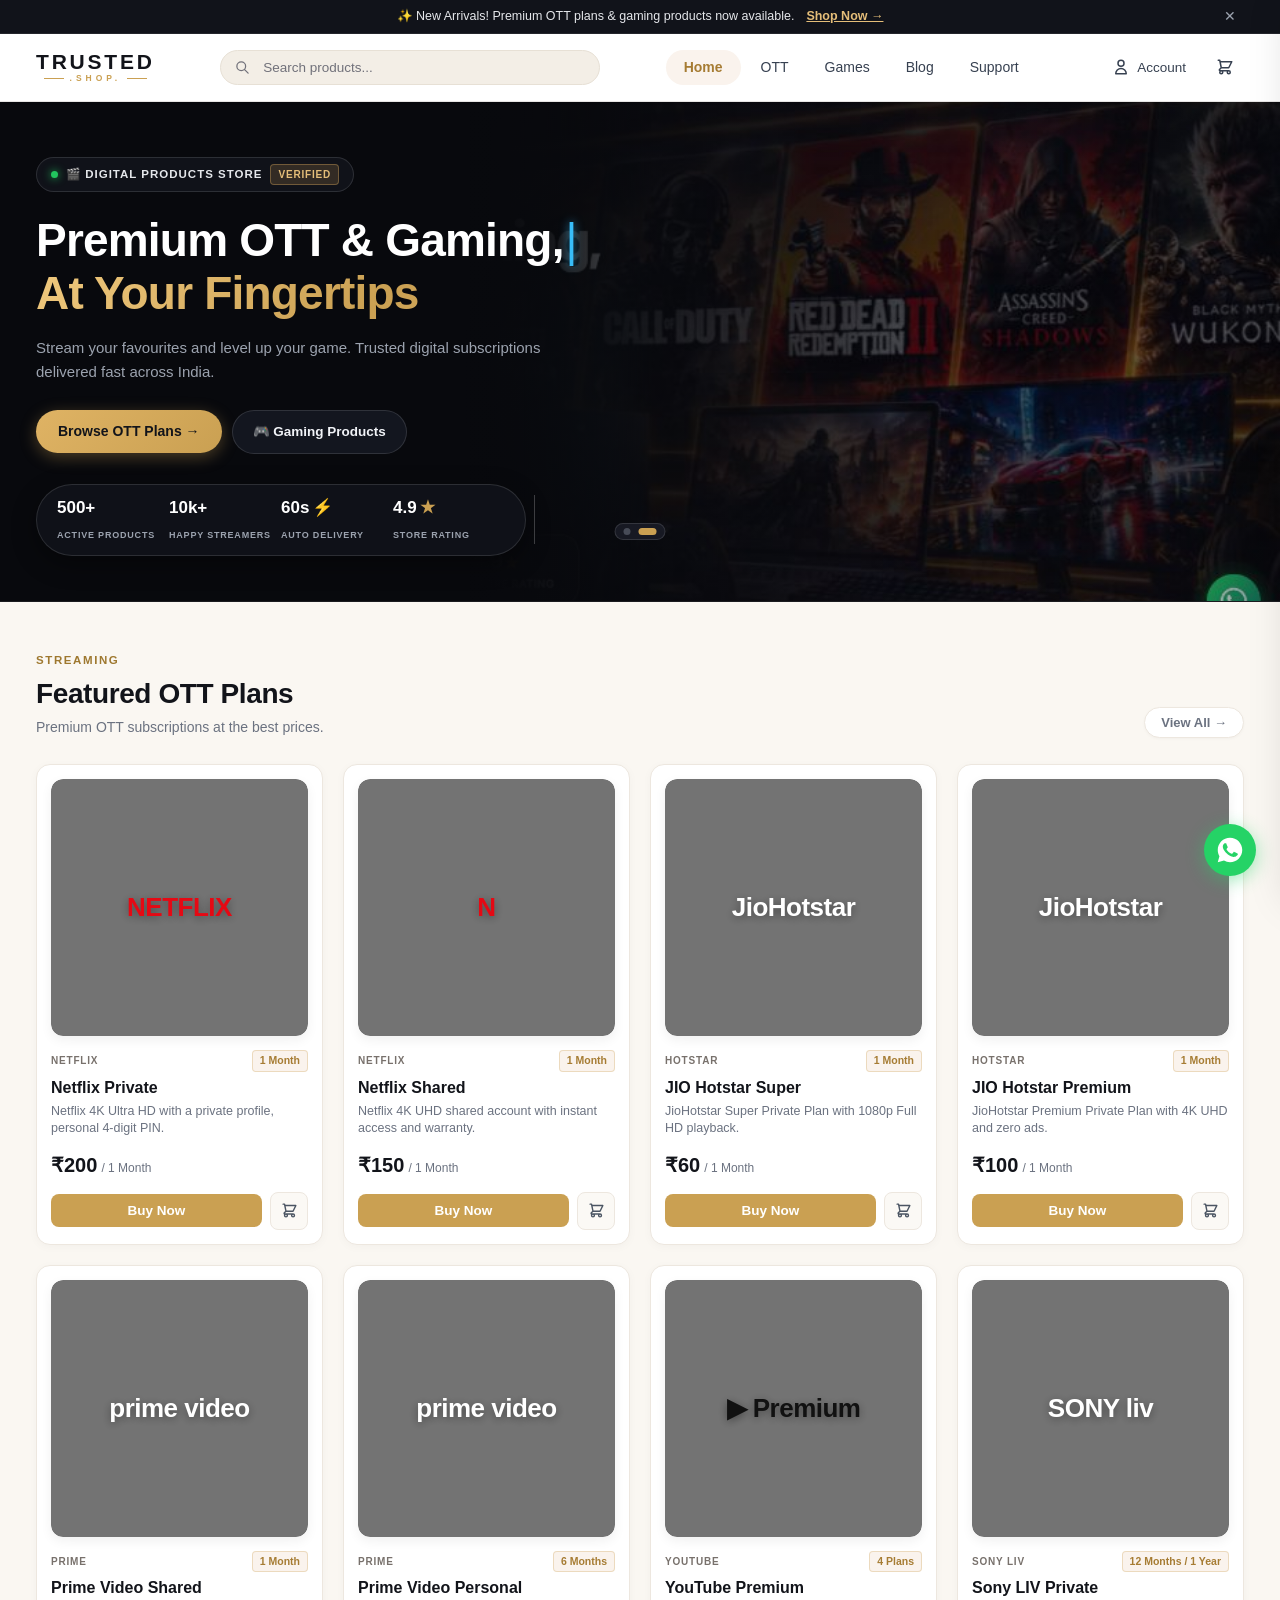
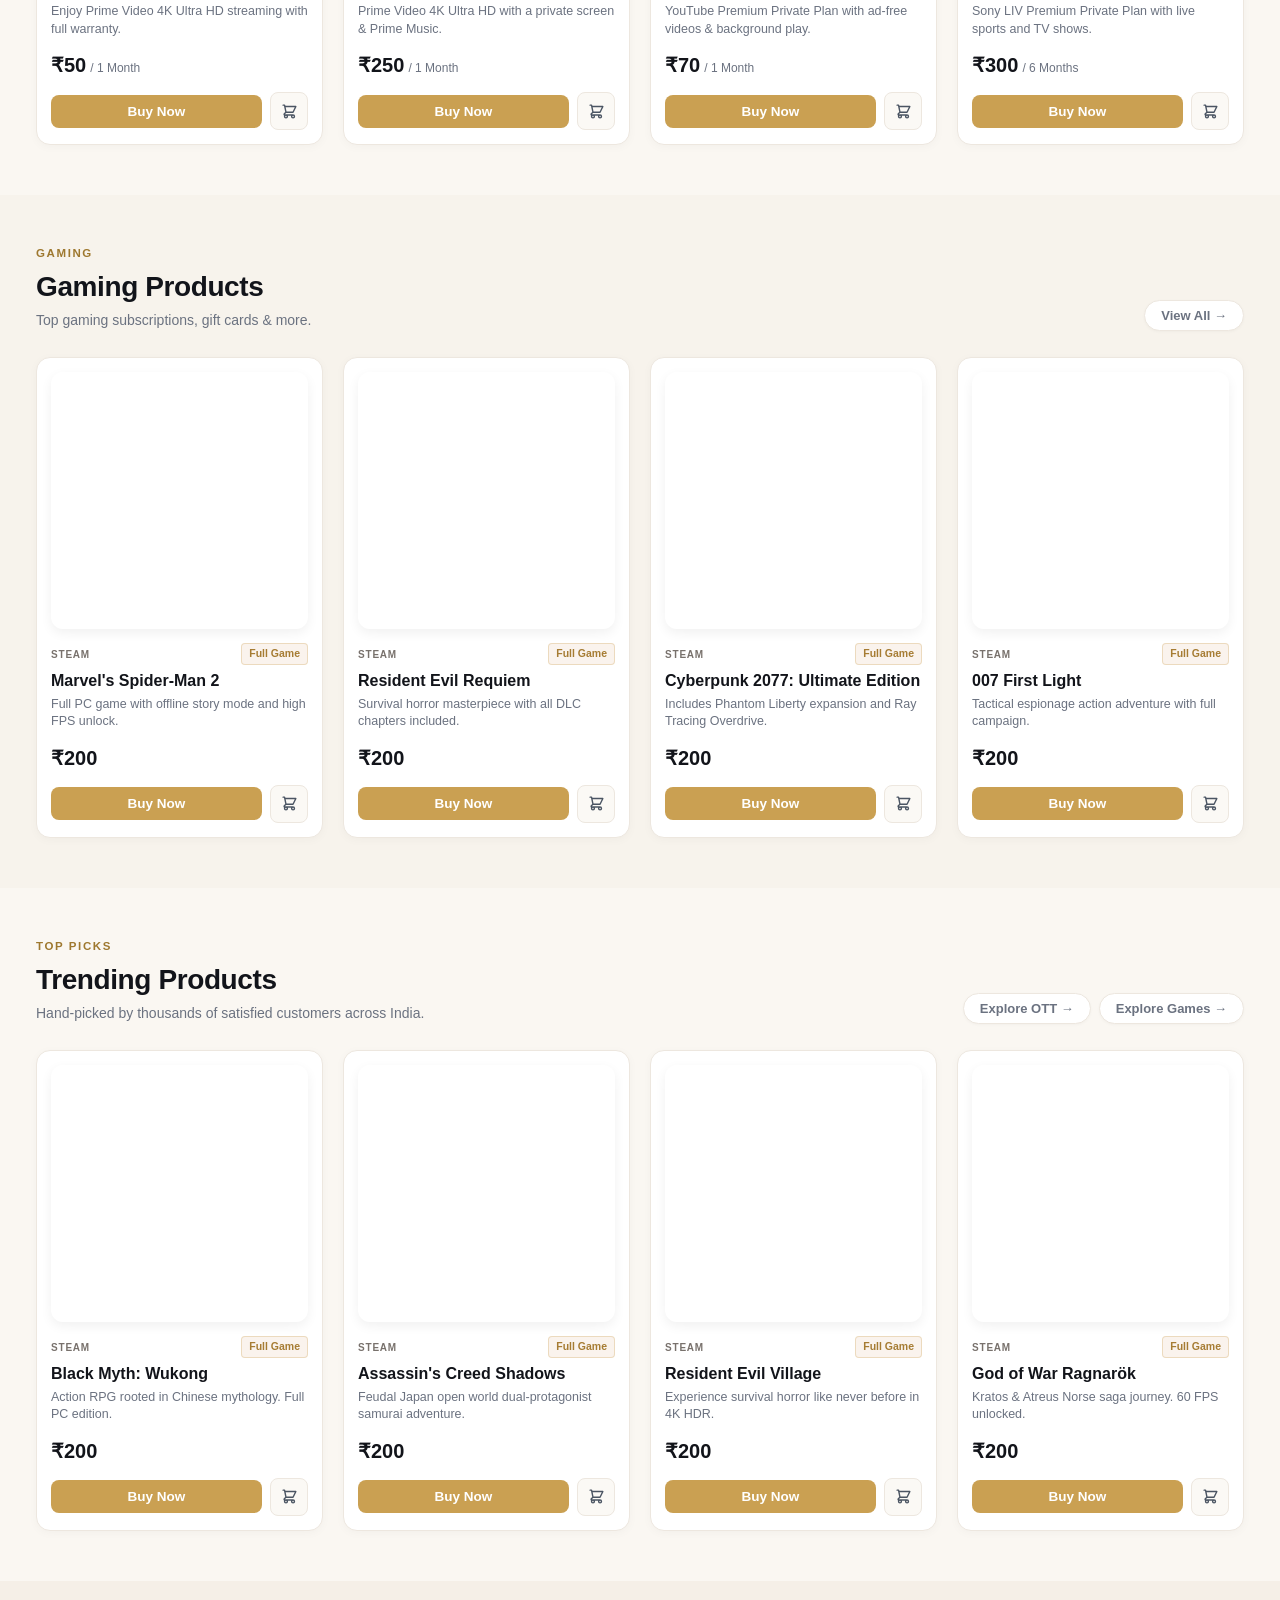
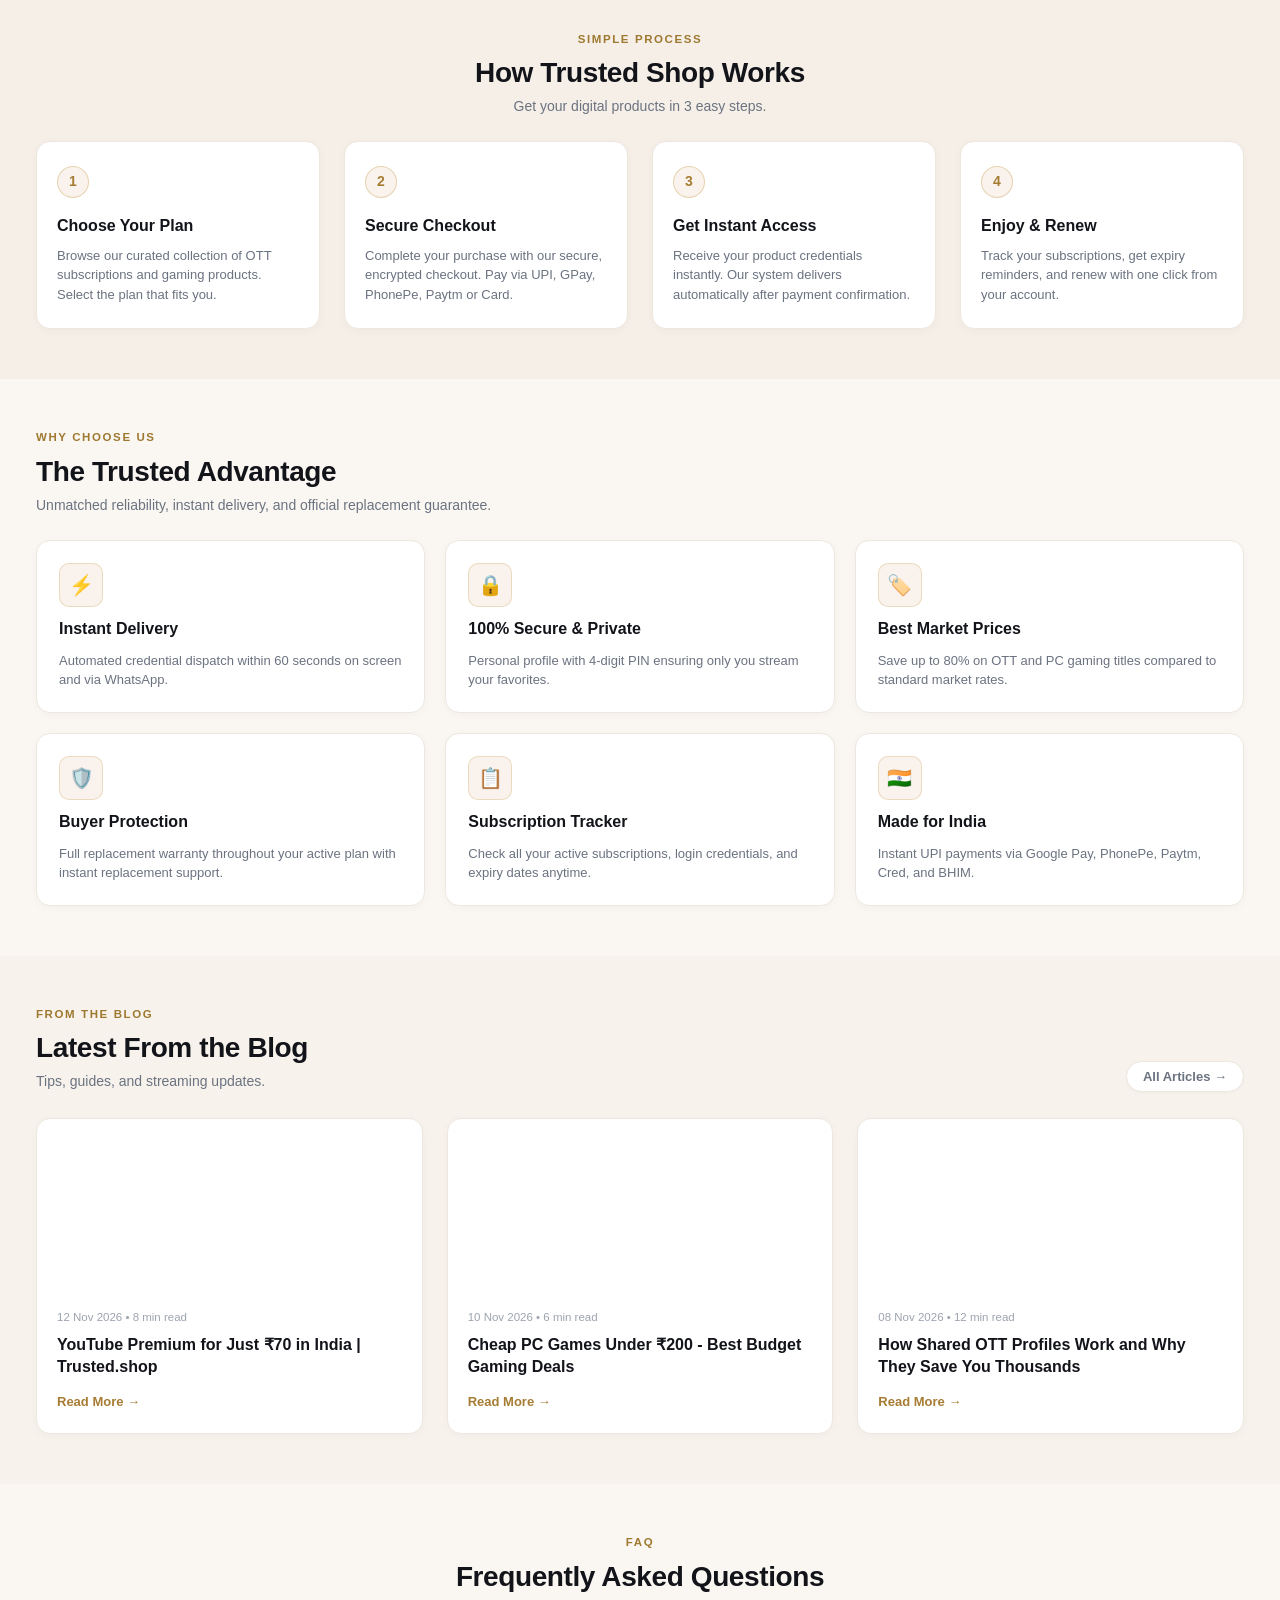
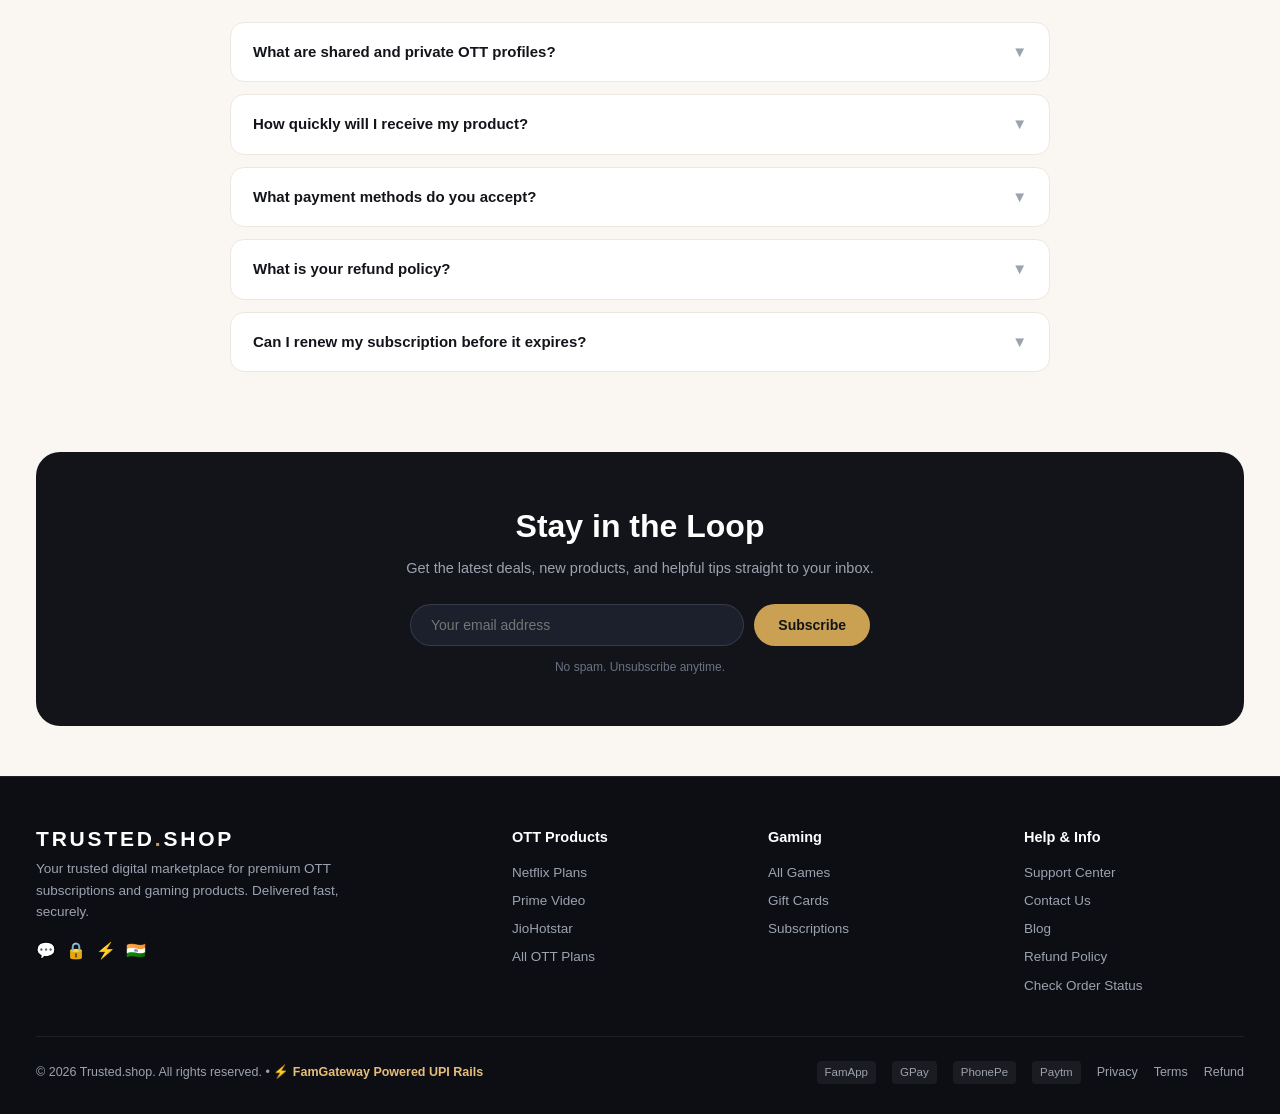
<file: OTT TRUSTED/index.html>
<!DOCTYPE html>
<html lang="en">
<head>
  <meta charset="UTF-8">
  <meta name="viewport" content="width=device-width, initial-scale=1.0">
  <title>TRUSTED.SHOP - Premium OTT Plans &amp; Gaming Products</title>
  <meta name="description" content="Trusted digital subscriptions, gaming products, and gift cards delivered fast across India. 100% automated delivery and replacement warranty.">

  <!-- Favicon -->
  <link rel="icon" href="data:image/svg+xml,<svg xmlns=%22http://www.w3.org/2000/svg%22 viewBox=%220 0 100 100%22><text y=%22.9em%22 font-size=%2290%22>⚡</text></svg>">

  <!-- Core Stylesheet -->
  <link rel="stylesheet" href="css/style.css">
</head>
<body>

  <!-- ======================================================================
       1. TOP ANNOUNCEMENT BAR (From Video 00:20)
       ====================================================================== -->
  <div class="announcement-bar" id="topAnnouncement">
    <div class="container">
      <div class="announcement-inner">
        <span>✨ New Arrivals! Premium OTT plans &amp; gaming products now available.</span>
        <a href="javascript:void(0)" onclick="navigateTo('ott')">Shop Now &rarr;</a>
        <button class="announcement-close" onclick="document.getElementById('topAnnouncement').style.display='none'" title="Close">✕</button>
      </div>
    </div>
  </div>

  <!-- ======================================================================
       2. WHITE HEADER (From Video)
       ====================================================================== -->
  <header class="site-header">
    <div class="container">
      <div class="header-inner">
        <!-- Logo -->
        <a href="javascript:void(0)" class="brand-logo" onclick="navigateTo('home')">
          <div class="brand-main">
            TRUSTED
          </div>
          <div class="brand-sub">.SHOP.</div>
        </a>

        <!-- Pill Search Bar -->
        <div class="header-search">
          <div class="search-input-wrap">
            <svg class="search-icon" fill="none" stroke="currentColor" viewBox="0 0 24 24">
              <path stroke-linecap="round" stroke-linejoin="round" stroke-width="2" d="M21 21l-6-6m2-5a7 7 0 11-14 0 7 7 0 0114 0z"></path>
            </svg>
            <input type="text" id="headerSearchInput" placeholder="Search products..." autocomplete="off">
          </div>
        </div>

        <!-- Navigation Links -->
        <nav>
          <ul class="nav-links">
            <li><a href="javascript:void(0)" class="nav-link active-pill" id="nav-home" onclick="navigateTo('home')">Home</a></li>
            <li><a href="javascript:void(0)" class="nav-link" id="nav-ott" onclick="navigateTo('ott')">OTT</a></li>
            <li><a href="javascript:void(0)" class="nav-link" id="nav-games" onclick="navigateTo('games')">Games</a></li>
            <li><a href="javascript:void(0)" class="nav-link" id="nav-blog" onclick="navigateTo('blog')">Blog</a></li>
            <li><a href="javascript:void(0)" class="nav-link" id="nav-support" onclick="navigateTo('support')">Support</a></li>
          </ul>
        </nav>

        <!-- Right Header Actions -->
        <div class="header-actions">
          <button class="action-btn" onclick="openAccountSelectorModal()" title="View your account, customer panel, or admin control">
            <svg fill="none" stroke="currentColor" viewBox="0 0 24 24">
              <path stroke-linecap="round" stroke-linejoin="round" stroke-width="2" d="M16 7a4 4 0 11-8 0 4 4 0 018 0zM12 14a7 7 0 00-7 7h14a7 7 0 00-7-7z"></path>
            </svg>
            <span class="action-label">Account</span>
          </button>

          <button class="action-btn cart-btn" onclick="openCartDrawer()" title="Shopping Cart">
            <svg fill="none" stroke="currentColor" viewBox="0 0 24 24">
              <path stroke-linecap="round" stroke-linejoin="round" stroke-width="2" d="M3 3h2l.4 2M7 13h10l4-8H5.4M7 13L5.4 5M7 13l-2.293 2.293c-.63.63-.184 1.707.707 1.707H17m0 0a2 2 0 100 4 2 2 0 000-4zm-8 2a2 2 0 11-4 0 2 2 0 014 0z"></path>
            </svg>
            <span class="cart-count" id="cartCountBadge" style="display: none;">0</span>
          </button>

          <!-- Mobile Toggle -->
          <button class="mobile-nav-toggle" id="mobileNavToggle" aria-label="Toggle navigation">
            <svg fill="none" stroke="currentColor" viewBox="0 0 24 24">
              <path stroke-linecap="round" stroke-linejoin="round" stroke-width="2" d="M4 6h16M4 12h16m-7 6h7"></path>
            </svg>
          </button>
        </div>
      </div>
    </div>
  </header>

  <!-- Mobile Drawer Menu -->
  <div id="mobileNavMenu" style="display: none; background: #ffffff; border-bottom: 1px solid #e7e5e4; padding: 15px 20px; box-shadow: 0 4px 12px rgba(0,0,0,0.08);">
    <div style="margin-bottom: 12px;">
      <input type="text" oninput="handleGlobalSearch(this.value)" 
             placeholder="Search products..." 
             style="width: 100%; padding: 10px 16px; background: #f3eee6; border: 1px solid #e7e0d5; border-radius: 9999px; color: #18191f; font-size: 13.5px; outline: none;">
    </div>
    <div style="display: flex; flex-direction: column; gap: 10px;">
      <a href="javascript:void(0)" onclick="navigateTo('home'); closeMobileNav();" style="color: #111; font-weight: 600;">🏠 Home</a>
      <a href="javascript:void(0)" onclick="navigateTo('ott'); closeMobileNav();" style="color: var(--accent-gold); font-weight: 600;">🎬 OTT Subscriptions</a>
      <a href="javascript:void(0)" onclick="navigateTo('games'); closeMobileNav();" style="color: #111; font-weight: 600;">🎮 Gaming Products</a>
      <a href="javascript:void(0)" onclick="navigateTo('blog'); closeMobileNav();" style="color: #111; font-weight: 600;">📰 Blog &amp; Guides</a>
      <a href="javascript:void(0)" onclick="navigateTo('support'); closeMobileNav();" style="color: #111; font-weight: 600;">💬 Support Center</a>
      <a href="javascript:void(0)" onclick="openOrderLookupModal(); closeMobileNav();" style="color: #2563eb; font-weight: 600;">🔍 Check Orders &amp; PINs</a>
    </div>
  </div>

  <main>
    <!-- ======================================================================
         PAGE 1: HOME VIEW
         ====================================================================== -->
    <div id="page-home">
      <!-- HERO BANNER (With Squid Game, The Boys, Avatar Artwork) -->
      <section class="hero-section">
        <div class="hero-backdrop">
          <div class="hero-ambient-glow"></div>
          <div class="hero-showcase-art"></div>
        </div>
        <div class="hero-vignette"></div>

        <div class="container" style="position: relative; z-index: 5;">
          <div class="hero-content">
            <div class="hero-badge-wrap">
              <span class="pulse-indicator"></span>
              <span class="hero-badge-text">🎬 DIGITAL PRODUCTS STORE</span>
              <span class="hero-verified-tag">VERIFIED</span>
            </div>

            <h1 class="hero-title">
              Premium OTT &amp; Gaming,<span class="hero-neon-pipe">|</span>
              <span class="hero-gold-text">At Your Fingertips</span>
            </h1>

            <p class="hero-subtitle">
              Stream your favourites and level up your game. Trusted digital subscriptions delivered fast across India.
            </p>

            <div class="hero-cta-group">
              <a href="javascript:void(0)" class="btn-primary-gold" onclick="navigateTo('ott')">
                Browse OTT Plans &rarr;
              </a>
              <a href="javascript:void(0)" class="btn-secondary-glass" onclick="navigateTo('games')">
                🎮 Gaming Products
              </a>
            </div>

            <div class="hero-stats-bar">
              <div class="stat-item">
                <span class="stat-value">500+</span>
                <span class="stat-label">ACTIVE PRODUCTS</span>
              </div>
              <div class="stat-item">
                <span class="stat-value">10k+</span>
                <span class="stat-label">HAPPY STREAMERS</span>
              </div>
              <div class="stat-item">
                <span class="stat-value">60s <span class="lightning">&#9889;</span></span>
                <span class="stat-label">AUTO DELIVERY</span>
              </div>
              <div class="stat-item">
                <span class="stat-value">4.9 <span class="star">&#9733;</span></span>
                <span class="stat-label">STORE RATING</span>
              </div>
            </div>
          </div>

          <!-- Hero Carousel Pill Indicators (From Screenshot) -->
          <div class="hero-carousel-dots">
            <div class="carousel-pill-wrap">
              <span class="carousel-dot" id="dot-ott" onclick="switchHeroSlide('ott')" title="OTT Streaming Slide"></span>
              <span class="carousel-dot active" id="dot-gaming" onclick="switchHeroSlide('gaming')" title="Gaming Slide"></span>
            </div>
          </div>
        </div>
      </section>

      <!-- SECTION 1: STREAMING - Featured OTT Plans (From Video 00:00 - 00:03) -->
      <section class="section-pad">
        <div class="container">
          <div class="section-head-row">
            <div>
              <div class="section-tagline-top">STREAMING</div>
              <h2 class="section-heading-main">Featured OTT Plans</h2>
              <div class="section-subtext-muted">Premium OTT subscriptions at the best prices.</div>
            </div>
            <button class="view-all-pill" onclick="navigateTo('ott')">
              View All &rarr;
            </button>
          </div>

          <div class="products-cards-grid" id="homeOttGrid">
            <!-- Rendered dynamically via js/app.js -->
          </div>
        </div>
      </section>

      <!-- SECTION 2: GAMING - Gaming Products (From Video 00:03 - 00:05) -->
      <section class="section-pad" style="background-color: #f7f3ec;">
        <div class="container">
          <div class="section-head-row">
            <div>
              <div class="section-tagline-top">GAMING</div>
              <h2 class="section-heading-main">Gaming Products</h2>
              <div class="section-subtext-muted">Top gaming subscriptions, gift cards &amp; more.</div>
            </div>
            <button class="view-all-pill" onclick="navigateTo('games')">
              View All &rarr;
            </button>
          </div>

          <div class="products-cards-grid" id="homeGamingGrid">
            <!-- Rendered dynamically via js/app.js -->
          </div>
        </div>
      </section>

      <!-- SECTION 3: TOP PICKS - Trending Products (From Video 00:05 - 00:11) -->
      <section class="section-pad">
        <div class="container">
          <div class="section-head-row">
            <div>
              <div class="section-tagline-top">TOP PICKS</div>
              <h2 class="section-heading-main">Trending Products</h2>
              <div class="section-subtext-muted">Hand-picked by thousands of satisfied customers across India.</div>
            </div>
            <div style="display: flex; gap: 8px;">
              <button class="view-all-pill" onclick="navigateTo('ott')">Explore OTT &rarr;</button>
              <button class="view-all-pill" onclick="navigateTo('games')">Explore Games &rarr;</button>
            </div>
          </div>

          <div class="products-cards-grid" id="homeTrendingGrid">
            <!-- Rendered dynamically via js/app.js -->
          </div>
        </div>
      </section>

      <!-- SECTION 4: SIMPLE PROCESS - How Trusted Shop Works (From Video 00:12) -->
      <section class="section-pad" style="background-color: #f5efe7;">
        <div class="container">
          <div class="section-tagline-top" style="text-align: center;">SIMPLE PROCESS</div>
          <h2 class="section-heading-main" style="text-align: center;">How Trusted Shop Works</h2>
          <div class="section-subtext-muted" style="text-align: center; margin-bottom: 20px;">Get your digital products in 3 easy steps.</div>

          <div class="steps-grid">
            <div class="step-card">
              <div class="step-number-pill">1</div>
              <h4>Choose Your Plan</h4>
              <p>Browse our curated collection of OTT subscriptions and gaming products. Select the plan that fits you.</p>
            </div>

            <div class="step-card">
              <div class="step-number-pill">2</div>
              <h4>Secure Checkout</h4>
              <p>Complete your purchase with our secure, encrypted checkout. Pay via UPI, GPay, PhonePe, Paytm or Card.</p>
            </div>

            <div class="step-card">
              <div class="step-number-pill">3</div>
              <h4>Get Instant Access</h4>
              <p>Receive your product credentials instantly. Our system delivers automatically after payment confirmation.</p>
            </div>

            <div class="step-card">
              <div class="step-number-pill">4</div>
              <h4>Enjoy &amp; Renew</h4>
              <p>Track your subscriptions, get expiry reminders, and renew with one click from your account.</p>
            </div>
          </div>
        </div>
      </section>

      <!-- SECTION 5: WHY CHOOSE US - The Trusted Advantage (From Video 00:12 - 00:13) -->
      <section class="section-pad">
        <div class="container">
          <div class="section-tagline-top">WHY CHOOSE US</div>
          <h2 class="section-heading-main">The Trusted Advantage</h2>
          <div class="section-subtext-muted">Unmatched reliability, instant delivery, and official replacement guarantee.</div>

          <div class="advantages-grid">
            <div class="adv-box">
              <div class="adv-icon-wrap">⚡</div>
              <h4>Instant Delivery</h4>
              <p>Automated credential dispatch within 60 seconds on screen and via WhatsApp.</p>
            </div>

            <div class="adv-box">
              <div class="adv-icon-wrap">🔒</div>
              <h4>100% Secure &amp; Private</h4>
              <p>Personal profile with 4-digit PIN ensuring only you stream your favorites.</p>
            </div>

            <div class="adv-box">
              <div class="adv-icon-wrap">🏷️</div>
              <h4>Best Market Prices</h4>
              <p>Save up to 80% on OTT and PC gaming titles compared to standard market rates.</p>
            </div>

            <div class="adv-box">
              <div class="adv-icon-wrap">🛡️</div>
              <h4>Buyer Protection</h4>
              <p>Full replacement warranty throughout your active plan with instant replacement support.</p>
            </div>

            <div class="adv-box">
              <div class="adv-icon-wrap">📋</div>
              <h4>Subscription Tracker</h4>
              <p>Check all your active subscriptions, login credentials, and expiry dates anytime.</p>
            </div>

            <div class="adv-box">
              <div class="adv-icon-wrap">🇮🇳</div>
              <h4>Made for India</h4>
              <p>Instant UPI payments via Google Pay, PhonePe, Paytm, Cred, and BHIM.</p>
            </div>
          </div>
        </div>
      </section>

      <!-- SECTION 6: FROM THE BLOG (From Video 00:13) -->
      <section class="section-pad" style="background-color: #f7f3ec;">
        <div class="container">
          <div class="section-head-row">
            <div>
              <div class="section-tagline-top">FROM THE BLOG</div>
              <h2 class="section-heading-main">Latest From the Blog</h2>
              <div class="section-subtext-muted">Tips, guides, and streaming updates.</div>
            </div>
            <button class="view-all-pill" onclick="navigateTo('blog')">
              All Articles &rarr;
            </button>
          </div>

          <div class="blog-cards-grid">
            <article class="blog-card">
              <div class="blog-thumb" style="background-image: url('https://images.unsplash.com/photo-1543269865-cbf427effbad?w=500&auto=format&fit=crop&q=80');"></div>
              <div class="blog-body">
                <div class="blog-meta-date">12 Nov 2026 &bull; 8 min read</div>
                <h3 class="blog-title">YouTube Premium for Just ₹70 in India | Trusted.shop</h3>
                <a href="javascript:void(0)" onclick="navigateTo('blog')" class="blog-read-link">Read More &rarr;</a>
              </div>
            </article>

            <article class="blog-card">
              <div class="blog-thumb" style="background-image: url('https://images.unsplash.com/photo-1542751371-adc38448a05e?w=500&auto=format&fit=crop&q=80');"></div>
              <div class="blog-body">
                <div class="blog-meta-date">10 Nov 2026 &bull; 6 min read</div>
                <h3 class="blog-title">Cheap PC Games Under ₹200 - Best Budget Gaming Deals</h3>
                <a href="javascript:void(0)" onclick="navigateTo('blog')" class="blog-read-link">Read More &rarr;</a>
              </div>
            </article>

            <article class="blog-card">
              <div class="blog-thumb" style="background-image: url('https://images.unsplash.com/photo-1518709268805-4e9042af9f23?w=500&auto=format&fit=crop&q=80');"></div>
              <div class="blog-body">
                <div class="blog-meta-date">08 Nov 2026 &bull; 12 min read</div>
                <h3 class="blog-title">How Shared OTT Profiles Work and Why They Save You Thousands</h3>
                <a href="javascript:void(0)" onclick="navigateTo('blog')" class="blog-read-link">Read More &rarr;</a>
              </div>
            </article>
          </div>
        </div>
      </section>

      <!-- SECTION 7: FAQ (From Video 00:14 - 00:15) -->
      <section class="section-pad">
        <div class="container">
          <div class="section-tagline-top" style="text-align: center;">FAQ</div>
          <h2 class="section-heading-main" style="text-align: center; margin-bottom: 24px;">Frequently Asked Questions</h2>

          <div class="faq-wrap" id="faqAccordionContainer">
            <!-- Dynamically populated via js/app.js -->
          </div>
        </div>
      </section>

      <!-- SECTION 8: NEWSLETTER DARK BOX (From Video 00:16) -->
      <section class="container" style="margin-bottom: 50px;">
        <div class="newsletter-box">
          <h3>Stay in the Loop</h3>
          <p>Get the latest deals, new products, and helpful tips straight to your inbox.</p>
          <form class="newsletter-form" onsubmit="handleNewsletter(event)">
            <input type="email" placeholder="Your email address" required>
            <button type="submit">Subscribe</button>
          </form>
          <div style="font-size: 12px; color: #6b7280;">No spam. Unsubscribe anytime.</div>
        </div>
      </section>
    </div>

    <!-- ======================================================================
         PAGE 2: OTT SUBSCRIPTIONS VIEW (From Video 00:20 - 00:33)
         ====================================================================== -->
    <div id="page-ott" style="display: none;" class="section-pad">
      <div class="container">
        <!-- Breadcrumbs -->
        <div style="font-size: 13px; color: var(--text-muted); margin-bottom: 8px;">
          <a href="javascript:void(0)" onclick="navigateTo('home')">Home</a> / <span style="color: var(--text-dark);">OTT Subscriptions</span>
        </div>

        <h1 style="font-size: 32px; font-weight: 800; color: var(--text-dark); margin-bottom: 6px;">
          🎬 OTT Subscriptions
        </h1>
        <p style="color: var(--text-muted); font-size: 14.5px; margin-bottom: 20px;">
          Premium streaming profiles with personal PIN and official replacement warranty.
        </p>

        <div class="catalog-page-layout">
          <!-- Left Filter Sidebar -->
          <aside class="filter-sidebar">
            <div style="display: flex; justify-content: space-between; align-items: center; margin-bottom: 16px;">
              <span style="font-weight: 800; font-size: 14px;">Filter Products</span>
              <button onclick="resetFilters()" style="background: none; color: #a67c33; font-size: 12px; font-weight: 700;">Clear all</button>
            </div>

            <div class="filter-group">
              <div class="filter-heading">ACCOUNT / ACCESS TYPE</div>
              <label class="filter-checkbox-label">
                <input type="checkbox" onchange="filterOttCards()" value="Shared Profile" class="ott-type-filter">
                <span>Shared Profile</span>
              </label>
              <label class="filter-checkbox-label">
                <input type="checkbox" onchange="filterOttCards()" value="Private Profile" class="ott-type-filter">
                <span>Private Profile</span>
              </label>
              <label class="filter-checkbox-label">
                <input type="checkbox" onchange="filterOttCards()" value="On Your Email" class="ott-type-filter">
                <span>On Your Email</span>
              </label>
            </div>

            <div class="filter-group">
              <div class="filter-heading">AVAILABILITY</div>
              <label class="filter-checkbox-label">
                <input type="radio" name="ottAvail" checked onchange="filterOttCards()">
                <span>All Products</span>
              </label>
              <label class="filter-checkbox-label">
                <input type="radio" name="ottAvail" onchange="filterOttCards()">
                <span>In Stock</span>
              </label>
            </div>

            <div class="filter-group">
              <div class="filter-heading">PRICE RANGE (₹)</div>
              <div class="price-inputs-row">
                <input type="number" id="ottMinPrice" placeholder="Min" value="50">
                <span>-</span>
                <input type="number" id="ottMaxPrice" placeholder="Max" value="500">
                <button type="button" onclick="filterOttCards()">Apply</button>
              </div>
            </div>
          </aside>

          <!-- OTT Products Grid -->
          <section>
            <div style="display: flex; justify-content: space-between; align-items: center; margin-bottom: 18px;">
              <span id="ottCountText" style="font-size: 13.5px; color: var(--text-muted);">Showing 9 products</span>
              <select id="ottSortSelect" onchange="sortOttProducts(this.value)" style="padding: 7px 12px; border: 1px solid var(--border-card); border-radius: var(--radius-sm); background: #fff; font-size: 13px;">
                <option value="newest">Newest First</option>
                <option value="price-asc">Price: Low to High</option>
                <option value="price-desc">Price: High to Low</option>
              </select>
            </div>

            <div class="products-cards-grid" id="ottCatalogGrid">
              <!-- Rendered via js/app.js -->
            </div>
          </section>
        </div>
      </div>
    </div>

    <!-- ======================================================================
         PAGE 3: GAMING PRODUCTS VIEW (From Video 00:35 - 00:59)
         ====================================================================== -->
    <div id="page-games" style="display: none;" class="section-pad">
      <div class="container">
        <!-- Breadcrumbs -->
        <div style="font-size: 13px; color: var(--text-muted); margin-bottom: 8px;">
          <a href="javascript:void(0)" onclick="navigateTo('home')">Home</a> / <span style="color: var(--text-dark);">Gaming Products</span>
        </div>

        <h1 style="font-size: 32px; font-weight: 800; color: var(--text-dark); margin-bottom: 6px;">
          🎮 Gaming Products
        </h1>
        <p style="color: var(--text-muted); font-size: 14.5px; margin-bottom: 20px;">
          Steam &amp; PC blockbuster titles with offline campaign mode at ₹200.
        </p>

        <div class="catalog-page-layout">
          <!-- Left Filter Sidebar -->
          <aside class="filter-sidebar">
            <div style="display: flex; justify-content: space-between; align-items: center; margin-bottom: 16px;">
              <span style="font-weight: 800; font-size: 14px;">Filter Products</span>
              <button onclick="resetGameFilters()" style="background: none; color: #a67c33; font-size: 12px; font-weight: 700;">Clear all</button>
            </div>

            <div class="filter-group">
              <div class="filter-heading">PLATFORM</div>
              <label class="filter-checkbox-label">
                <input type="checkbox" checked onchange="filterGamesGrid()">
                <span>Steam</span>
              </label>
              <label class="filter-checkbox-label">
                <input type="checkbox" onchange="filterGamesGrid()">
                <span>Playstation</span>
              </label>
              <label class="filter-checkbox-label">
                <input type="checkbox" onchange="filterGamesGrid()">
                <span>Xbox</span>
              </label>
            </div>

            <div class="filter-group">
              <div class="filter-heading">PRICE RANGE (₹)</div>
              <div class="price-inputs-row">
                <input type="number" id="gameMinPrice" placeholder="Min" value="100">
                <span>-</span>
                <input type="number" id="gameMaxPrice" placeholder="Max" value="500">
                <button type="button" onclick="filterGamesGrid()">Apply</button>
              </div>
            </div>
          </aside>

          <!-- Gaming Grid -->
          <section>
            <div style="display: flex; justify-content: space-between; align-items: center; margin-bottom: 18px;">
              <span id="gameCountText" style="font-size: 13.5px; color: var(--text-muted);">Showing 13 products</span>
              <select onchange="sortGames(this.value)" style="padding: 7px 12px; border: 1px solid var(--border-card); border-radius: var(--radius-sm); background: #fff; font-size: 13px;">
                <option value="popular">Popular First</option>
                <option value="name">Name: A to Z</option>
              </select>
            </div>

            <div class="products-cards-grid" id="gamingCatalogGrid">
              <!-- Rendered via js/app.js -->
            </div>
          </section>
        </div>
      </div>
    </div>

    <!-- ======================================================================
         PAGE 4: BLOG VIEW
         ====================================================================== -->
    <div id="page-blog" style="display: none;" class="section-pad">
      <div class="container">
        <div style="font-size: 13px; color: var(--text-muted); margin-bottom: 8px;">
          <a href="javascript:void(0)" onclick="navigateTo('home')">Home</a> / <span style="color: var(--text-dark);">Blog</span>
        </div>
        <h1 style="font-size: 32px; font-weight: 800; color: var(--text-dark); margin-bottom: 6px;">
          📰 Trusted Knowledge Vault
        </h1>
        <p style="color: var(--text-muted); font-size: 14.5px; margin-bottom: 30px;">
          Expert guides on OTT setup, smart TV logins, and budget gaming secrets.
        </p>

        <div class="blog-cards-grid" id="fullBlogGrid">
          <!-- Populated via js/app.js -->
        </div>
      </div>
    </div>

    <!-- ======================================================================
         PAGE 5: SUPPORT CENTER VIEW (From Video 01:00 - 01:07)
         ====================================================================== -->
    <div id="page-support" style="display: none;" class="section-pad">
      <div class="container">
        <!-- Support Header Banner -->
        <div style="text-align: center; max-width: 650px; margin: 0 auto 36px auto;">
          <div style="font-size: 38px; margin-bottom: 8px;">🎧</div>
          <h1 style="font-size: 32px; font-weight: 800; color: var(--text-dark); margin-bottom: 6px;">
            Support Center
          </h1>
          <p style="color: var(--text-muted); font-size: 15px;">
            We're here to help. Browse common topics or submit a support ticket.
          </p>
        </div>

        <div class="section-tagline-top" style="text-align: center;">QUICK HELP</div>
        <h3 style="text-align: center; font-size: 20px; font-weight: 800; color: var(--text-dark); margin-bottom: 24px;">How Can We Help?</h3>

        <!-- 4 Quick Help Cards (From Video 01:01) -->
        <div class="support-quick-grid">
          <div class="support-topic-card">
            <div class="support-topic-icon">📋</div>
            <h4>Order Issues</h4>
            <p>Problems with your order, missing items, or incorrect products.</p>
            <button class="btn-ticket-action" onclick="focusTicketCategory('Order Issues')">Create Ticket</button>
          </div>

          <div class="support-topic-card">
            <div class="support-topic-icon">⚡</div>
            <h4>Delivery Issues</h4>
            <p>Did not receive credentials, activation failed, or access problems.</p>
            <button class="btn-ticket-action" onclick="focusTicketCategory('Delivery Issues')">Get Help</button>
          </div>

          <div class="support-topic-card">
            <div class="support-topic-icon">💳</div>
            <h4>Payment Issues</h4>
            <p>Payment failed, double charge, or refund request.</p>
            <button class="btn-ticket-action" onclick="focusTicketCategory('Payment Issues')">Get Help</button>
          </div>

          <div class="support-topic-card">
            <div class="support-topic-icon">👤</div>
            <h4>Account Issues</h4>
            <p>Login problems, profile updates, or account security.</p>
            <button class="btn-ticket-action" onclick="focusTicketCategory('Account Issues')">Get Help</button>
          </div>
        </div>

        <!-- Submit Support Ticket Form (From Video 01:03) -->
        <div class="support-form-card">
          <h3 style="font-size: 20px; font-weight: 800; color: var(--text-dark); margin-bottom: 12px; text-align: center;">
            Submit a Support Ticket
          </h3>
          <p style="color: var(--text-muted); font-size: 13.5px; text-align: center; margin-bottom: 20px;">
            Sign in to track your ticket status and get faster support.
          </p>

          <div class="support-notice-strip">
            <span>ℹ️ Sign in to pre-fill your details and track ticket status from your account.</span>
          </div>

          <form id="supportTicketForm" onsubmit="handleTicketSubmit(event)">
            <div style="display: grid; grid-template-columns: 1fr 1fr; gap: 16px; margin-bottom: 14px;">
              <div>
                <label style="display: block; font-size: 12.5px; font-weight: 700; color: var(--text-dark); margin-bottom: 6px;">Name *</label>
                <input type="text" id="ticketName" required placeholder="Your name" style="width: 100%; padding: 10px 14px; border: 1px solid var(--border-card); border-radius: var(--radius-sm); font-size: 14px;">
              </div>
              <div>
                <label style="display: block; font-size: 12.5px; font-weight: 700; color: var(--text-dark); margin-bottom: 6px;">Email *</label>
                <input type="email" id="ticketEmail" required placeholder="you@example.com" style="width: 100%; padding: 10px 14px; border: 1px solid var(--border-card); border-radius: var(--radius-sm); font-size: 14px;">
              </div>
            </div>

            <div style="display: grid; grid-template-columns: 1fr 1fr; gap: 16px; margin-bottom: 14px;">
              <div>
                <label style="display: block; font-size: 12.5px; font-weight: 700; color: var(--text-dark); margin-bottom: 6px;">Category</label>
                <select id="ticketCategory" style="width: 100%; padding: 10px 14px; border: 1px solid var(--border-card); border-radius: var(--radius-sm); font-size: 14px; background: #fff;">
                  <option value="General">General</option>
                  <option value="Order Issues">Order Issues</option>
                  <option value="Delivery Issues">Delivery Issues</option>
                  <option value="Payment Issues">Payment Issues</option>
                  <option value="Account Issues">Account Issues</option>
                </select>
              </div>
              <div>
                <label style="display: block; font-size: 12.5px; font-weight: 700; color: var(--text-dark); margin-bottom: 6px;">Order ID *</label>
                <input type="text" id="ticketOrderId" required placeholder="e.g. ORD-94821" style="width: 100%; padding: 10px 14px; border: 1px solid var(--border-card); border-radius: var(--radius-sm); font-size: 14px;">
              </div>
            </div>

            <div style="margin-bottom: 14px;">
              <label style="display: block; font-size: 12.5px; font-weight: 700; color: var(--text-dark); margin-bottom: 6px;">Subject *</label>
              <input type="text" id="ticketSubject" required placeholder="Brief description of your issue" style="width: 100%; padding: 10px 14px; border: 1px solid var(--border-card); border-radius: var(--radius-sm); font-size: 14px;">
            </div>

            <div style="margin-bottom: 20px;">
              <label style="display: block; font-size: 12.5px; font-weight: 700; color: var(--text-dark); margin-bottom: 6px;">Message *</label>
              <textarea id="ticketMessage" required rows="4" placeholder="Describe your issue in detail..." style="width: 100%; padding: 10px 14px; border: 1px solid var(--border-card); border-radius: var(--radius-sm); font-size: 14px; resize: vertical;"></textarea>
            </div>

            <button type="submit" class="btn-primary-gold" style="width: 100%; justify-content: center; padding: 13px; font-size: 14.5px;">
              Submit Ticket &rarr;
            </button>
          </form>
        </div>

        <!-- Common Questions Accordion (From Video 01:05) -->
        <div style="max-width: 820px; margin: 0 auto;">
          <div class="section-tagline-top" style="text-align: center;">FAQ</div>
          <h3 style="text-align: center; font-size: 22px; font-weight: 800; color: var(--text-dark); margin-bottom: 20px;">Common Questions</h3>
          <div class="faq-wrap" id="supportFaqAccordion">
            <!-- Rendered via js/app.js -->
          </div>
        </div>
      </div>
    </div>
  </main>

  <!-- ======================================================================
       DARK FOOTER (From Video 00:16 - 00:19)
       ====================================================================== -->
  <footer class="site-footer">
    <div class="container">
      <div class="footer-top">
        <div class="footer-col">
          <div class="brand-main" style="margin-bottom: 8px; color: #fff;">
            TRUSTED<span>.</span>SHOP
          </div>
          <p style="color: var(--text-light-muted); max-width: 320px; line-height: 1.6; margin-bottom: 16px;">
            Your trusted digital marketplace for premium OTT subscriptions and gaming products. Delivered fast, securely.
          </p>
          <div style="display: flex; gap: 10px; color: #9ca3af; font-size: 16px;">
            <span>💬</span> <span>🔒</span> <span>⚡</span> <span>🇮🇳</span>
          </div>
        </div>

        <div class="footer-col">
          <h5>OTT Products</h5>
          <ul class="footer-links">
            <li><a href="javascript:void(0)" onclick="navigateTo('ott')">Netflix Plans</a></li>
            <li><a href="javascript:void(0)" onclick="navigateTo('ott')">Prime Video</a></li>
            <li><a href="javascript:void(0)" onclick="navigateTo('ott')">JioHotstar</a></li>
            <li><a href="javascript:void(0)" onclick="navigateTo('ott')">All OTT Plans</a></li>
          </ul>
        </div>

        <div class="footer-col">
          <h5>Gaming</h5>
          <ul class="footer-links">
            <li><a href="javascript:void(0)" onclick="navigateTo('games')">All Games</a></li>
            <li><a href="javascript:void(0)" onclick="navigateTo('games')">Gift Cards</a></li>
            <li><a href="javascript:void(0)" onclick="navigateTo('games')">Subscriptions</a></li>
          </ul>
        </div>

        <div class="footer-col">
          <h5>Help &amp; Info</h5>
          <ul class="footer-links">
            <li><a href="javascript:void(0)" onclick="navigateTo('support')">Support Center</a></li>
            <li><a href="https://wa.me/919999999999?text=Hello%20Trusted%20Shop" target="_blank">Contact Us</a></li>
            <li><a href="javascript:void(0)" onclick="navigateTo('blog')">Blog</a></li>
            <li><a href="javascript:void(0)" onclick="showToast('100% Replacement Warranty Policy active on all orders', 'info')">Refund Policy</a></li>
            <li><a href="javascript:void(0)" onclick="openOrderLookupModal()">Check Order Status</a></li>
          </ul>
        </div>
      </div>

      <div class="footer-bottom">
        <div>&copy; 2026 Trusted.shop. All rights reserved. • <span style="color: var(--accent-gold-light); font-weight: 700;">⚡ FamGateway Powered UPI Rails</span></div>
        <div style="display: flex; gap: 16px; align-items: center; flex-wrap: wrap;">
          <span style="font-size: 11.5px; color: #9ca3af; background: rgba(255,255,255,0.06); padding: 3px 8px; border-radius: 4px;">FamApp</span>
          <span style="font-size: 11.5px; color: #9ca3af; background: rgba(255,255,255,0.06); padding: 3px 8px; border-radius: 4px;">GPay</span>
          <span style="font-size: 11.5px; color: #9ca3af; background: rgba(255,255,255,0.06); padding: 3px 8px; border-radius: 4px;">PhonePe</span>
          <span style="font-size: 11.5px; color: #9ca3af; background: rgba(255,255,255,0.06); padding: 3px 8px; border-radius: 4px;">Paytm</span>
          <a href="javascript:void(0)">Privacy</a>
          <a href="javascript:void(0)">Terms</a>
          <a href="javascript:void(0)">Refund</a>
        </div>
      </div>
    </div>
  </footer>

  <!-- ======================================================================
       FLOATING WHATSAPP BUTTON (Matching Video)
       ====================================================================== -->
  <a href="https://wa.me/919999999999?text=Hello%20Trusted%20Shop,%20I%20have%20a%20question%20about%20your%20digital%20products" 
     class="floating-whatsapp" 
     target="_blank" 
     rel="noopener noreferrer" 
     title="Chat with WhatsApp Support">
    <svg viewBox="0 0 32 32" fill="currentColor">
      <path d="M16.002 2C8.28 2 2 8.28 2 16.002c0 2.586.702 5.01 1.926 7.108L2 30l7.108-1.926A13.935 13.935 0 0016.002 30C23.72 30 30 23.72 30 16.002 30 8.28 23.72 2 16.002 2zm8.09 19.86c-.34.96-1.69 1.76-2.76 1.99-.73.15-1.68.27-4.9-1.07-4.11-1.7-6.76-5.88-6.97-6.15-.2-.27-1.68-2.24-1.68-4.27 0-2.03 1.06-3.03 1.44-3.44.38-.41.83-.52 1.1-.52.28 0 .55.01.79.02.26.01.6.09.93.88.34.82 1.17 2.85 1.27 3.06.1.21.17.46.03.73-.13.27-.2.44-.41.68-.2.24-.43.54-.62.72-.2.2-.42.42-.18.83.24.41 1.07 1.76 2.3 2.85 1.58 1.41 2.91 1.84 3.32 2.05.41.2.66.18.91-.11.25-.29 1.07-1.25 1.36-1.68.29-.43.58-.36.98-.21.41.15 2.58 1.22 3.02 1.44.44.22.74.33.85.52.1.18.1.99-.24 1.95z"/>
    </svg>
  </a>

  <!-- ======================================================================
       CART SLIDEOVER DRAWER
       ====================================================================== -->
  <div class="modal-overlay" id="modalOverlay" onclick="closeCartDrawer(); closeCheckoutModal(); closeOrderLookupModal();"></div>

  <aside class="cart-drawer" id="cartDrawer" aria-label="Shopping Cart">
    <div style="padding: 18px 22px; border-bottom: 1px solid var(--border-card); display: flex; align-items: center; justify-content: space-between;">
      <h3 style="font-size: 17px; font-weight: 700; display: flex; align-items: center; gap: 8px;">
        <span>🛒 Your Shopping Cart</span>
      </h3>
      <button onclick="closeCartDrawer()" style="background: none; font-size: 18px; color: #71717a; padding: 4px;">✕</button>
    </div>

    <div id="cartDrawerBody" style="flex: 1; overflow-y: auto; padding: 18px; display: flex; flex-direction: column; gap: 12px;"></div>

    <div id="cartDrawerFooter" style="padding: 18px; border-top: 1px solid var(--border-card); background: #fbf9f5;"></div>
  </aside>

  <!-- ======================================================================
       CHECKOUT & UPI PAYMENT MODAL
       ====================================================================== -->
  <div class="checkout-modal" id="checkoutModal">
    <div style="padding: 18px 24px; border-bottom: 1px solid var(--border-card); display: flex; align-items: center; justify-content: space-between;">
      <h3 style="font-size: 17px; font-weight: 800; color: var(--text-dark);">
        🔒 Instant UPI Payment Checkout
      </h3>
      <button onclick="closeCheckoutModal()" style="background: none; font-size: 18px; color: #71717a; padding: 4px;">✕</button>
    </div>
    <div id="checkoutContent" style="padding: 24px;"></div>
  </div>

  <!-- ======================================================================
       ORDER LOOKUP & CREDENTIALS MODAL
       ====================================================================== -->
  <div class="order-lookup-modal" id="orderLookupModal">
    <div style="padding: 18px 24px; border-bottom: 1px solid var(--border-card); display: flex; align-items: center; justify-content: space-between;">
      <h3 style="font-size: 17px; font-weight: 800; color: var(--text-dark);">
        🔍 Check Your Orders &amp; Retrieve PINs
      </h3>
      <button onclick="closeOrderLookupModal()" style="background: none; font-size: 18px; color: #71717a; padding: 4px;">✕</button>
    </div>
    <div style="padding: 24px;">
      <div style="margin-bottom: 20px;">
        <label style="display: block; font-size: 13px; font-weight: 700; color: var(--text-dark); margin-bottom: 6px;">
          Enter Order ID or WhatsApp Number:
        </label>
        <div style="display: flex; gap: 10px;">
          <input type="text" id="orderLookupInput" placeholder="e.g. ORD-94821 or 9876543210" 
                 style="flex: 1; border: 1px solid var(--border-card); padding: 11px 14px; border-radius: var(--radius-sm); font-size: 14px; outline: none;">
          <button class="btn-primary-gold" onclick="handleLookupSubmit()" style="padding: 11px 20px;">Search</button>
        </div>
        <div style="font-size: 12px; color: var(--text-muted); margin-top: 8px;">
          💡 Try demo orders: <a href="javascript:void(0)" onclick="document.getElementById('orderLookupInput').value='ORD-94821'; handleLookupSubmit();" style="color: #a67c33; text-decoration: underline;">ORD-94821 (Netflix)</a> or <a href="javascript:void(0)" onclick="document.getElementById('orderLookupInput').value='ORD-83190'; handleLookupSubmit();" style="color: #a67c33; text-decoration: underline;">ORD-83190 (Spider-Man 2)</a>
        </div>
      </div>
      <div id="orderLookupResultsArea"></div>
    </div>
  </div>

  <!-- ======================================================================
       ACCOUNT SELECTION MODAL (Admin vs Customer vs Order Lookup)
       ====================================================================== -->
  <div class="order-lookup-modal" id="accountSelectorModal">
    <div style="padding: 18px 24px; border-bottom: 1px solid var(--border-card); display: flex; align-items: center; justify-content: space-between;">
      <h3 style="font-size: 17px; font-weight: 800; color: var(--text-dark);">
        👤 Account &amp; Management Portal
      </h3>
      <button onclick="closeAccountSelectorModal()" style="background: none; font-size: 18px; color: #71717a; padding: 4px;">✕</button>
    </div>
    <div style="padding: 24px;">
      <p style="font-size: 13.5px; color: var(--text-muted); margin-bottom: 18px;">
        Choose which dashboard you wish to access:
      </p>

      <!-- Customer Portal Option -->
      <a href="customer.html" style="display: flex; align-items: center; justify-content: space-between; background: #faf7f2; border: 1px solid var(--border-card); border-radius: 12px; padding: 16px; margin-bottom: 14px; text-decoration: none; color: inherit; transition: var(--transition);">
        <div style="display: flex; align-items: center; gap: 14px;">
          <div style="font-size: 28px;">👤</div>
          <div>
            <div style="font-size: 15px; font-weight: 800; color: var(--text-dark);">Customer Dashboard</div>
            <div style="font-size: 12.5px; color: var(--text-muted);">Client email: <strong>vishaljain@gmail.com</strong></div>
            <div style="font-size: 11.5px; color: #22c55e; margin-top: 2px;">⚡ Live 2-Min Auto ID/Pass Drops, Active Subscriptions &amp; PINs</div>
          </div>
        </div>
        <span style="color: var(--accent-gold); font-size: 18px; font-weight: 800;">&rarr;</span>
      </a>

      <!-- Admin Control Panel Option -->
      <a href="admin.html" style="display: flex; align-items: center; justify-content: space-between; background: #12141d; color: #fff; border: 1px solid var(--accent-gold); border-radius: 12px; padding: 16px; margin-bottom: 14px; text-decoration: none; transition: var(--transition);">
        <div style="display: flex; align-items: center; gap: 14px;">
          <div style="font-size: 28px;">🛡️</div>
          <div>
            <div style="font-size: 15px; font-weight: 800; color: #fff;">Admin Control Panel (Protected)</div>
            <div style="font-size: 12.5px; color: #9ca3af;">Authorized ONLY for: <strong style="color: var(--accent-gold-light);">vishaljain74899@gmail.com</strong></div>
            <div style="font-size: 11.5px; color: #f59e0b; margin-top: 2px;">🔒 Manage Drop Queue, Orders, Stock Vault &amp; Settings</div>
          </div>
        </div>
        <span style="color: var(--accent-gold-light); font-size: 18px; font-weight: 800;">&rarr;</span>
      </a>

      <!-- Quick Order Lookup Option -->
      <button onclick="closeAccountSelectorModal(); openOrderLookupModal();" style="width: 100%; display: flex; align-items: center; justify-content: space-between; background: #fff; border: 1px solid var(--border-card); border-radius: 12px; padding: 14px; text-align: left; cursor: pointer;">
        <div style="display: flex; align-items: center; gap: 14px;">
          <div style="font-size: 24px;">🔍</div>
          <div>
            <div style="font-size: 14px; font-weight: 700; color: var(--text-dark);">Track Single Order by ID</div>
            <div style="font-size: 12px; color: var(--text-muted);">Enter Order ID (e.g. ORD-94821) or WhatsApp number</div>
          </div>
        </div>
        <span style="color: #6b7280; font-size: 16px;">&rarr;</span>
      </button>
    </div>
  </div>

  <!-- Toast Container -->
  <div class="toast-container" id="toastContainer"></div>

  <!-- JavaScript Modules -->
  <script src="js/products.js"></script>
  <script src="js/orders.js"></script>
  <script src="js/auto-drop-server.js"></script>
  <script src="js/famgateway.js"></script>
  <script src="js/checkout.js"></script>
  <script src="js/app.js"></script>
  <script>
    function openAccountSelectorModal() {
      const modal = document.getElementById("accountSelectorModal");
      const overlay = document.getElementById("modalOverlay");
      if (modal) modal.classList.add("active");
      if (overlay) overlay.classList.add("active");
    }
    function closeAccountSelectorModal() {
      const modal = document.getElementById("accountSelectorModal");
      const overlay = document.getElementById("modalOverlay");
      if (modal) modal.classList.remove("active");
      if (overlay) overlay.classList.remove("active");
    }
  </script>
</body>
</html>
</file>
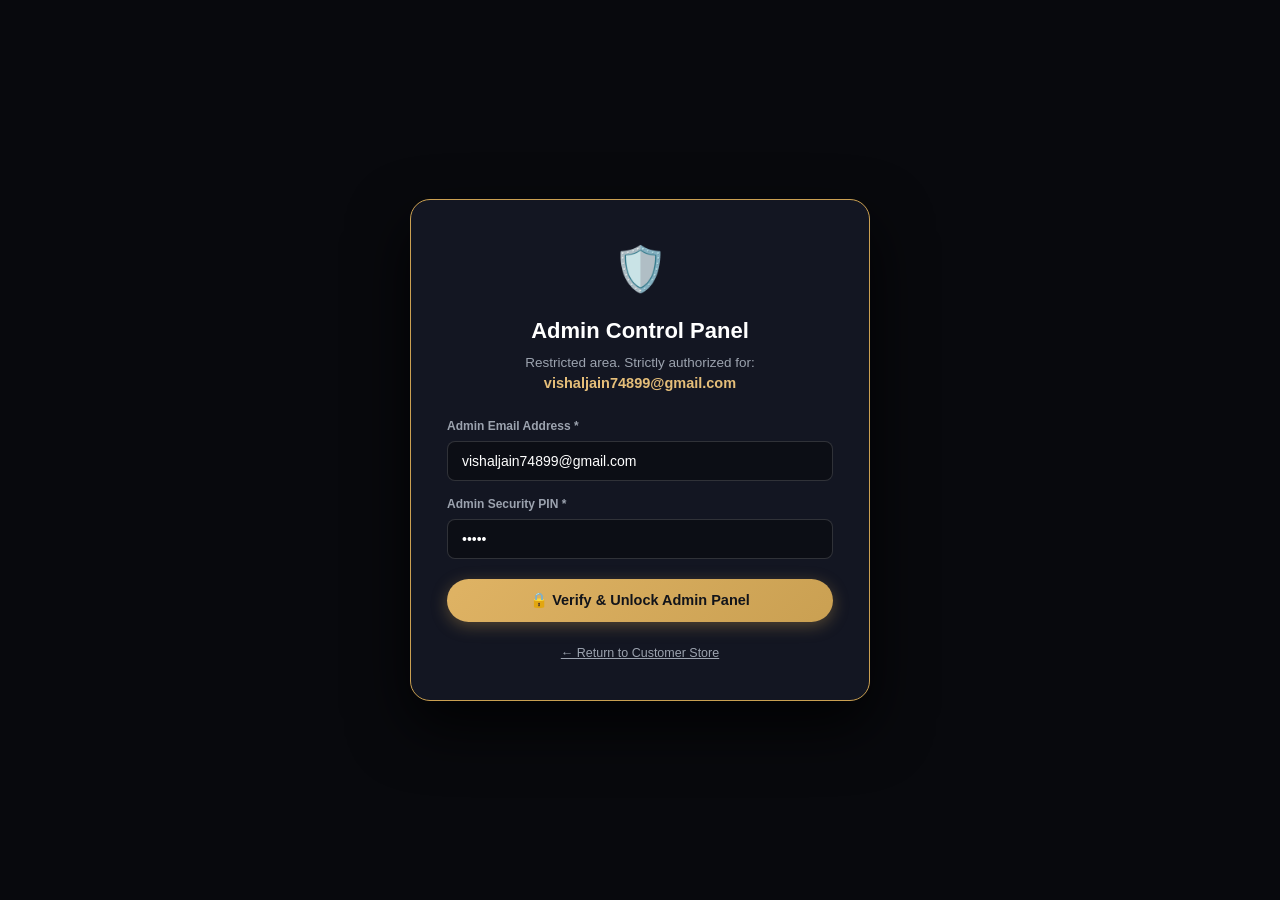
<file: OTT TRUSTED/admin.html>
<!DOCTYPE html>
<html lang="en">
<head>
  <meta charset="UTF-8">
  <meta name="viewport" content="width=device-width, initial-scale=1.0">
  <title>Admin Control Panel - TRUSTED.SHOP</title>
  <link rel="icon" href="data:image/svg+xml,<svg xmlns=%22http://www.w3.org/2000/svg%22 viewBox=%220 0 100 100%22><text y=%22.9em%22 font-size=%2290%22>🛡️</text></svg>">
  <link rel="stylesheet" href="css/style.css">
  <style>
    body { background-color: #0b0d13; color: #ffffff; }
    .admin-header { background: #11141e; border-bottom: 1px solid rgba(255,255,255,0.08); padding: 14px 0; }
    .admin-container { max-width: 1400px; margin: 0 auto; padding: 0 30px; }
    .admin-nav-tabs { display: flex; gap: 8px; border-bottom: 1px solid rgba(255,255,255,0.08); padding-bottom: 14px; margin: 24px 0; }
    .admin-tab-btn { background: rgba(255,255,255,0.05); color: #9ca3af; padding: 10px 20px; border-radius: var(--radius-sm); font-weight: 700; font-size: 13.5px; border: 1px solid rgba(255,255,255,0.06); }
    .admin-tab-btn.active { background: var(--accent-gold); color: #111; border-color: var(--accent-gold); }
    .kpi-grid { display: grid; grid-template-columns: repeat(4, 1fr); gap: 18px; margin-bottom: 26px; }
    .kpi-box { background: #141724; border: 1px solid rgba(255,255,255,0.08); border-radius: var(--radius-md); padding: 20px; }
    .kpi-title { font-size: 11.5px; font-weight: 800; color: #9ca3af; text-transform: uppercase; letter-spacing: 0.8px; }
    .kpi-value { font-size: 26px; font-weight: 900; color: #fff; margin-top: 6px; }
    .admin-table-card { background: #141724; border: 1px solid rgba(255,255,255,0.08); border-radius: var(--radius-md); padding: 22px; overflow-x: auto; }
    .data-table { width: 100%; border-collapse: collapse; font-size: 13px; text-align: left; }
    .data-table th { padding: 12px 14px; border-bottom: 1px solid rgba(255,255,255,0.1); color: #9ca3af; font-weight: 800; text-transform: uppercase; font-size: 11px; }
    .data-table td { padding: 14px; border-bottom: 1px solid rgba(255,255,255,0.05); color: #e5e7eb; vertical-align: middle; }
    .badge-status { padding: 3px 8px; border-radius: 4px; font-size: 11px; font-weight: 800; text-transform: uppercase; display: inline-block; }
    .badge-pending { background: rgba(245, 158, 11, 0.15); color: #f59e0b; border: 1px solid rgba(245, 158, 11, 0.3); }
    .badge-dropped { background: rgba(34, 197, 94, 0.15); color: #22c55e; border: 1px solid rgba(34, 197, 94, 0.3); }
    .countdown-timer-live { font-family: monospace; font-size: 14px; font-weight: 800; color: #f59e0b; background: rgba(245, 158, 11, 0.1); padding: 3px 8px; border-radius: 4px; }
    
    /* Login Gate */
    .admin-gate-overlay { position: fixed; top: 0; left: 0; right: 0; bottom: 0; background: #08090d; z-index: 9999; display: flex; align-items: center; justify-content: center; }
    .admin-gate-box { background: #131622; border: 1px solid var(--accent-gold); border-radius: var(--radius-lg); padding: 36px; width: 100%; max-width: 460px; text-align: center; box-shadow: 0 25px 60px rgba(0,0,0,0.8); }
  </style>
</head>
<body>

  <!-- ADMIN AUTH GATE (STRICTLY LOCKED TO vishaljain74899@gmail.com) -->
  <div class="admin-gate-overlay" id="adminGateOverlay">
    <div class="admin-gate-box">
      <div style="font-size: 44px; margin-bottom: 12px;">🛡️</div>
      <h2 style="font-size: 22px; font-weight: 900; color: #fff; margin-bottom: 6px;">Admin Control Panel</h2>
      <p style="color: #9ca3af; font-size: 13.5px; margin-bottom: 22px;">
        Restricted area. Strictly authorized for: <br>
        <strong style="color: var(--accent-gold-light); font-size: 14.5px;">vishaljain74899@gmail.com</strong>
      </p>

      <form id="adminLoginForm" onsubmit="handleAdminLogin(event)">
        <div style="text-align: left; margin-bottom: 14px;">
          <label style="display: block; font-size: 12px; font-weight: 700; color: #9ca3af; margin-bottom: 6px;">Admin Email Address *</label>
          <input type="email" id="adminAuthEmail" required value="vishaljain74899@gmail.com" 
                 style="width: 100%; padding: 11px 14px; background: #0c0e15; border: 1px solid rgba(255,255,255,0.15); border-radius: 8px; color: #fff; font-size: 14px;">
        </div>

        <div style="text-align: left; margin-bottom: 20px;">
          <label style="display: block; font-size: 12px; font-weight: 700; color: #9ca3af; margin-bottom: 6px;">Admin Security PIN *</label>
          <input type="password" id="adminAuthPin" required value="74899" placeholder="Enter PIN (Default: 74899)"
                 style="width: 100%; padding: 11px 14px; background: #0c0e15; border: 1px solid rgba(255,255,255,0.15); border-radius: 8px; color: #fff; font-size: 14px;">
        </div>

        <div id="adminGateError" style="display: none; background: rgba(239, 68, 68, 0.15); border: 1px solid #ef4444; color: #fca5a5; font-size: 12.5px; padding: 10px; border-radius: 6px; margin-bottom: 16px;"></div>

        <button type="submit" class="btn-primary-gold" style="width: 100%; justify-content: center; padding: 13px; font-size: 14.5px;">
          🔒 Verify &amp; Unlock Admin Panel
        </button>
      </form>

      <div style="margin-top: 18px;">
        <a href="index.html" style="font-size: 12.5px; color: #9ca3af; text-decoration: underline;">&larr; Return to Customer Store</a>
      </div>
    </div>
  </div>

  <!-- ADMIN DASHBOARD CONTAINER (VISIBLE ONCE AUTHENTICATED) -->
  <div id="adminDashboardApp" style="display: none;">
    <!-- Top Header -->
    <header class="admin-header">
      <div class="admin-container">
        <div style="display: flex; justify-content: space-between; align-items: center;">
          <div style="display: flex; align-items: center; gap: 14px;">
            <a href="index.html" class="brand-main" style="color: #fff; font-size: 20px;">
              TRUSTED<span style="color: var(--accent-gold);">.</span>SHOP
            </a>
            <span style="background: rgba(202, 160, 82, 0.15); border: 1px solid var(--accent-gold); color: var(--accent-gold-light); font-size: 11px; font-weight: 800; padding: 3px 8px; border-radius: 4px;">
              ADMIN CONTROL ROOM
            </span>
            <span style="font-size: 12.5px; color: #22c55e; display: flex; align-items: center; gap: 6px;">
              <span class="pulse-indicator"></span> 2-Min Auto Drop Server Active
            </span>
          </div>

          <div style="display: flex; align-items: center; gap: 14px;">
            <div style="text-align: right; font-size: 12.5px;">
              <div style="color: #fff; font-weight: 700;">vishaljain74899@gmail.com</div>
              <div style="color: #9ca3af;">Primary Administrator</div>
            </div>
            <a href="customer.html" class="btn-secondary-glass" style="font-size: 12px; padding: 7px 14px;">
              👤 Customer Panel
            </a>
            <a href="index.html" class="btn-primary-gold" style="font-size: 12px; padding: 7px 14px;">
              🛒 View Store
            </a>
            <button onclick="handleAdminLogout()" style="background: rgba(239, 68, 68, 0.15); border: 1px solid #ef4444; color: #ef4444; padding: 7px 12px; border-radius: 6px; font-size: 12px; font-weight: 700;">
              Logout
            </button>
          </div>
        </div>
      </div>
    </header>

    <div class="admin-container" style="padding-top: 24px; padding-bottom: 60px;">
      <!-- KPI Stats Row -->
      <div class="kpi-grid">
        <div class="kpi-box">
          <div class="kpi-title">TOTAL REVENUE (INR)</div>
          <div class="kpi-value" id="kpiRevenue">₹14,890</div>
          <div style="font-size: 12px; color: #22c55e; margin-top: 4px;">↑ +28% this week</div>
        </div>

        <div class="kpi-box">
          <div class="kpi-title">TOTAL ORDERS PLACED</div>
          <div class="kpi-value" id="kpiOrders">34</div>
          <div style="font-size: 12px; color: #9ca3af; margin-top: 4px;">Automated Deliveries</div>
        </div>

        <div class="kpi-box">
          <div class="kpi-title">AUTO-DROP QUEUE (PENDING)</div>
          <div class="kpi-value" id="kpiQueue" style="color: #f59e0b;">0</div>
          <div style="font-size: 12px; color: #9ca3af; margin-top: 4px;">Dropping in 2 mins</div>
        </div>

        <div class="kpi-box">
          <div class="kpi-title">CREDENTIALS IN VAULT</div>
          <div class="kpi-value" id="kpiVault" style="color: var(--accent-gold-light);">6</div>
          <div style="font-size: 12px; color: #9ca3af; margin-top: 4px;">Ready to auto-drop</div>
        </div>
      </div>

      <!-- Navigation Tabs -->
      <div class="admin-nav-tabs">
        <button class="admin-tab-btn active" onclick="switchAdminTab('queue')">
          ⚡ Auto ID/Pass Drop Server (Live Queue)
        </button>
        <button class="admin-tab-btn" onclick="switchAdminTab('vault')">
          📦 ID/Password Stock Vault (Inventory)
        </button>
        <button class="admin-tab-btn" onclick="switchAdminTab('orders')">
          📋 Master Orders List
        </button>
        <button class="admin-tab-btn" onclick="switchAdminTab('famgateway')">
          💳 FamGateway Settings (UPI P2P)
        </button>
      </div>

      <!-- ==================================================================
           TAB 1: AUTO ID/PASS DROP SERVER QUEUE
           ================================================================== -->
      <div id="tab-queue" class="admin-tab-content">
        <div class="admin-table-card">
          <div style="display: flex; justify-content: space-between; align-items: center; margin-bottom: 18px;">
            <div>
              <h3 style="font-size: 18px; font-weight: 800; color: #fff;">
                ⚡ Automated 2-Minute ID/Password Drop Server
              </h3>
              <p style="color: #9ca3af; font-size: 13px;">
                When any user purchases on the website, their order enters this queue. Credentials automatically drop after 2 minutes (120 seconds).
              </p>
            </div>
            <button onclick="renderDropQueueTable()" class="btn-secondary-glass" style="font-size: 12.5px; padding: 7px 14px;">
              🔄 Refresh Queue
            </button>
          </div>

          <table class="data-table">
            <thead>
              <tr>
                <th>Order ID</th>
                <th>Customer</th>
                <th>Items Purchased</th>
                <th>Enqueued At</th>
                <th>Auto Drop Timer</th>
                <th>Status</th>
                <th>Action</th>
              </tr>
            </thead>
            <tbody id="autoDropTableBody">
              <!-- Populated via script -->
            </tbody>
          </table>
        </div>
      </div>

      <!-- ==================================================================
           TAB 2: CREDENTIALS VAULT (INVENTORY POOL)
           ================================================================== -->
      <div id="tab-vault" class="admin-tab-content" style="display: none;">
        <div style="display: grid; grid-template-columns: 350px 1fr; gap: 24px;">
          <!-- Add Stock Form -->
          <div class="admin-table-card">
            <h3 style="font-size: 16px; font-weight: 800; color: #fff; margin-bottom: 14px;">
              ➕ Add Account Credentials to Vault
            </h3>
            <form onsubmit="handleAddToVault(event)">
              <div style="margin-bottom: 12px;">
                <label style="display: block; font-size: 12px; font-weight: 700; color: #9ca3af; margin-bottom: 4px;">Product</label>
                <select id="vaultProductSelect" style="width: 100%; padding: 9px; background: #0c0e15; border: 1px solid rgba(255,255,255,0.15); border-radius: 6px; color: #fff; font-size: 13px;">
                  <option value="Netflix Private">Netflix Private (4K UHD)</option>
                  <option value="Netflix Shared">Netflix Shared</option>
                  <option value="JIO Hotstar Super">JIO Hotstar Super</option>
                  <option value="JIO Hotstar Premium">JIO Hotstar Premium</option>
                  <option value="Prime Video Personal">Prime Video Personal</option>
                  <option value="YouTube Premium">YouTube Premium</option>
                  <option value="Sony LIV Private">Sony LIV Private</option>
                  <option value="Marvel's Spider-Man 2">Marvel's Spider-Man 2</option>
                  <option value="Black Myth: Wukong">Black Myth: Wukong</option>
                </select>
              </div>

              <div style="margin-bottom: 12px;">
                <label style="display: block; font-size: 12px; font-weight: 700; color: #9ca3af; margin-bottom: 4px;">Account Email / Username</label>
                <input type="text" id="vaultEmail" required placeholder="netflix.vip@trusted.in" style="width: 100%; padding: 9px; background: #0c0e15; border: 1px solid rgba(255,255,255,0.15); border-radius: 6px; color: #fff; font-size: 13px;">
              </div>

              <div style="margin-bottom: 12px;">
                <label style="display: block; font-size: 12px; font-weight: 700; color: #9ca3af; margin-bottom: 4px;">Password / Steam Key</label>
                <input type="text" id="vaultPassword" required placeholder="Enter strong password" style="width: 100%; padding: 9px; background: #0c0e15; border: 1px solid rgba(255,255,255,0.15); border-radius: 6px; color: #fff; font-size: 13px;">
              </div>

              <div style="display: grid; grid-template-columns: 1fr 1fr; gap: 10px; margin-bottom: 16px;">
                <div>
                  <label style="display: block; font-size: 12px; font-weight: 700; color: #9ca3af; margin-bottom: 4px;">Profile Name</label>
                  <input type="text" id="vaultProfile" placeholder="Profile 1" style="width: 100%; padding: 9px; background: #0c0e15; border: 1px solid rgba(255,255,255,0.15); border-radius: 6px; color: #fff; font-size: 13px;">
                </div>
                <div>
                  <label style="display: block; font-size: 12px; font-weight: 700; color: #9ca3af; margin-bottom: 4px;">PIN</label>
                  <input type="text" id="vaultPin" placeholder="1234" style="width: 100%; padding: 9px; background: #0c0e15; border: 1px solid rgba(255,255,255,0.15); border-radius: 6px; color: #fff; font-size: 13px;">
                </div>
              </div>

              <button type="submit" class="btn-primary-gold" style="width: 100%; justify-content: center; padding: 10px; font-size: 13.5px;">
                ✓ Save Account to Vault
              </button>
            </form>
          </div>

          <!-- Vault Table -->
          <div class="admin-table-card">
            <h3 style="font-size: 16px; font-weight: 800; color: #fff; margin-bottom: 14px;">
              📦 Pre-Loaded Accounts Ready for Auto-Drop
            </h3>
            <table class="data-table">
              <thead>
                <tr>
                  <th>Product</th>
                  <th>Login Email / Key</th>
                  <th>Password</th>
                  <th>Profile / PIN</th>
                  <th>Status</th>
                </tr>
              </thead>
              <tbody id="vaultTableBody"></tbody>
            </table>
          </div>
        </div>
      </div>

      <!-- ==================================================================
           TAB 3: MASTER ORDERS LIST
           ================================================================== -->
      <div id="tab-orders" class="admin-tab-content" style="display: none;">
        <div class="admin-table-card">
          <h3 style="font-size: 18px; font-weight: 800; color: #fff; margin-bottom: 14px;">
            📋 All Customer Orders
          </h3>
          <table class="data-table">
            <thead>
              <tr>
                <th>Order ID</th>
                <th>Customer</th>
                <th>Phone / WhatsApp</th>
                <th>Payment</th>
                <th>Amount</th>
                <th>Date</th>
                <th>Status</th>
              </tr>
            </thead>
            <tbody id="masterOrdersTableBody"></tbody>
          </table>
        </div>
      </div>
      <!-- ==================================================================
           TAB 4: FAMGATEWAY SETTINGS
           ================================================================== -->
      <div id="tab-famgateway" class="admin-tab-content" style="display: none;">
        <div style="display: grid; grid-template-columns: 1fr 380px; gap: 24px;">
          
          <!-- Configuration Form -->
          <div class="admin-table-card">
            <div style="display: flex; justify-content: space-between; align-items: center; margin-bottom: 20px;">
              <div>
                <h3 style="font-size: 18px; font-weight: 800; color: #fff; display: flex; align-items: center; gap: 8px;">
                  <span>💳 FamGateway Payment Integration</span>
                  <span style="background: rgba(34,197,94,0.15); border: 1px solid #22c55e; color: #22c55e; font-size: 11px; padding: 3px 8px; border-radius: 4px;">ACTIVE</span>
                </h3>
                <p style="color: #9ca3af; font-size: 13px;">
                  Configure your FamGateway API, UPI handle, and instant payment settlement settings for the store.
                </p>
              </div>
              <button onclick="testFamGatewayConnection()" class="btn-primary-gold" style="font-size: 12.5px; padding: 7px 14px;">
                ⚡ Ping Gateway Connection
              </button>
            </div>

            <form onsubmit="handleSaveFamGateway(event)">
              <div style="margin-bottom: 16px;">
                <label style="display: block; font-size: 12.5px; font-weight: 700; color: #e5e7eb; margin-bottom: 6px;">
                  FamGateway API Key (X-Api-Key) *
                </label>
                <input type="text" id="fgApiKey" required placeholder="fg_live_xxxxxxxxxxxxxxxxxxxxxxxx" 
                       style="width: 100%; padding: 11px 14px; background: #0c0e15; border: 1px solid rgba(255,255,255,0.15); border-radius: 6px; color: #fff; font-size: 13.5px; font-family: monospace;">
                <div style="font-size: 11.5px; color: #9ca3af; margin-top: 4px;">
                  Your merchant API key from famgateway.in dashboard. Default test key is pre-configured.
                </div>
              </div>

              <div style="display: grid; grid-template-columns: 1fr 1fr; gap: 16px; margin-bottom: 16px;">
                <div>
                  <label style="display: block; font-size: 12.5px; font-weight: 700; color: #e5e7eb; margin-bottom: 6px;">
                    Receiver FamPay / UPI ID (VPA) *
                  </label>
                  <input type="text" id="fgUpiId" required placeholder="vishaljain@fam" 
                         style="width: 100%; padding: 11px 14px; background: #0c0e15; border: 1px solid rgba(255,255,255,0.15); border-radius: 6px; color: #fff; font-size: 13.5px; font-family: monospace;">
                  <div style="font-size: 11.5px; color: #9ca3af; margin-top: 4px;">
                    Payments go directly into this UPI / FamApp ID.
                  </div>
                </div>

                <div>
                  <label style="display: block; font-size: 12.5px; font-weight: 700; color: #e5e7eb; margin-bottom: 6px;">
                    Merchant Display Name *
                  </label>
                  <input type="text" id="fgMerchantName" required placeholder="TRUSTED SHOP" 
                         style="width: 100%; padding: 11px 14px; background: #0c0e15; border: 1px solid rgba(255,255,255,0.15); border-radius: 6px; color: #fff; font-size: 13.5px;">
                  <div style="font-size: 11.5px; color: #9ca3af; margin-top: 4px;">
                    Displayed on customer UPI payment screen.
                  </div>
                </div>
              </div>

              <div style="margin-bottom: 20px;">
                <label style="display: block; font-size: 12.5px; font-weight: 700; color: #e5e7eb; margin-bottom: 6px;">
                  Webhook URL (Copy to FamGateway Dashboard)
                </label>
                <div style="display: flex; gap: 10px;">
                  <input type="text" readonly value="https://trusted.shop/api/famgateway-webhook" id="fgWebhookInput"
                         style="flex: 1; padding: 11px 14px; background: #090a0f; border: 1px solid rgba(255,255,255,0.1); border-radius: 6px; color: var(--accent-gold-light); font-size: 13px; font-family: monospace;">
                  <button type="button" onclick="navigator.clipboard.writeText(document.getElementById('fgWebhookInput').value); alert('Webhook URL copied!');" class="btn-secondary-glass" style="font-size: 12px; padding: 0 16px;">
                    Copy
                  </button>
                </div>
              </div>

              <div style="background: rgba(202, 160, 82, 0.08); border: 1px solid rgba(202, 160, 82, 0.25); border-radius: 8px; padding: 14px; margin-bottom: 22px;">
                <div style="font-size: 13px; font-weight: 800; color: var(--accent-gold-light); margin-bottom: 4px;">
                  ⚡ Auto 2-Minute Drop Integration
                </div>
                <div style="font-size: 12px; color: #9ca3af;">
                  As soon as FamGateway confirms payment, the order automatically enters the <strong>2-Minute Auto ID/Password Drop Queue</strong> without any manual action needed.
                </div>
              </div>

              <button type="submit" class="btn-primary-gold" style="padding: 12px 28px; font-size: 14px;">
                💾 Save FamGateway Settings
              </button>
            </form>
          </div>

          <!-- Gateway Info & Benefits Card -->
          <div class="admin-table-card">
            <h4 style="font-size: 15px; font-weight: 800; color: #fff; margin-bottom: 14px;">
              ℹ️ FamGateway Architecture
            </h4>
            <div style="font-size: 13px; color: #9ca3af; line-height: 1.6; display: flex; flex-direction: column; gap: 12px;">
              <div>
                <strong style="color: #fff;">Zero Platform Fees:</strong>
                <p style="margin: 2px 0 0 0;">0% transaction charges, 100% money goes directly to your UPI handle.</p>
              </div>

              <div>
                <strong style="color: #fff;">Instant P2P Settlement:</strong>
                <p style="margin: 2px 0 0 0;">Funds land immediately in your FamApp or bank account without waiting 24–48 hours.</p>
              </div>

              <div>
                <strong style="color: #fff;">Supported Customer Apps:</strong>
                <p style="margin: 2px 0 0 0;">FamApp, Google Pay, PhonePe, Paytm, Cred, and all NPCI UPI apps.</p>
              </div>

              <div style="background: #0c0e15; border: 1px solid rgba(255,255,255,0.08); border-radius: 8px; padding: 12px; margin-top: 10px;">
                <div style="font-size: 11px; color: #22c55e; font-weight: 800; text-transform: uppercase;">
                  SERVER HEALTH: 100% OPERATIONAL
                </div>
                <div style="font-size: 12px; color: #fff; margin-top: 4px;">
                  Latency: <strong>42ms</strong> • Uptime: <strong>99.98%</strong>
                </div>
              </div>
            </div>
          </div>

        </div>
      </div>
    </div>
  </div>

  <!-- Scripts -->
  <script src="js/products.js"></script>
  <script src="js/orders.js"></script>
  <script src="js/auto-drop-server.js"></script>
  <script src="js/famgateway.js"></script>
  <script>
    const AUTHORIZED_ADMIN = "vishaljain74899@gmail.com";

    document.addEventListener("DOMContentLoaded", () => {
      // Check if already authenticated
      const savedUser = localStorage.getItem("trusted_current_user");
      if (savedUser === AUTHORIZED_ADMIN) {
        unlockAdminView();
      }
    });

    function handleAdminLogin(event) {
      event.preventDefault();
      const email = document.getElementById("adminAuthEmail").value.trim().toLowerCase();
      const pin = document.getElementById("adminAuthPin").value.trim();
      const errorDiv = document.getElementById("adminGateError");

      // STRICT AUTHENTICATION: Only vishaljain74899@gmail.com can enter!
      if (email !== AUTHORIZED_ADMIN) {
        errorDiv.style.display = "block";
        errorDiv.innerHTML = `⛔ <strong>Access Denied!</strong> Only <code>${AUTHORIZED_ADMIN}</code> is authorized to access the Admin Control Room. You entered: ${email}`;
        return;
      }

      // Valid Admin
      localStorage.setItem("trusted_current_user", AUTHORIZED_ADMIN);
      unlockAdminView();
    }

    function unlockAdminView() {
      document.getElementById("adminGateOverlay").style.display = "none";
      document.getElementById("adminDashboardApp").style.display = "block";
      initAdminDashboard();
    }

    function handleAdminLogout() {
      localStorage.removeItem("trusted_current_user");
      window.location.reload();
    }

    function switchAdminTab(tabName) {
      document.querySelectorAll(".admin-tab-btn").forEach(btn => btn.classList.remove("active"));
      event.target.classList.add("active");

      document.querySelectorAll(".admin-tab-content").forEach(c => c.style.display = "none");
      document.getElementById(`tab-${tabName}`).style.display = "block";
    }

    function initAdminDashboard() {
      renderDropQueueTable();
      renderVaultTable();
      renderMasterOrdersTable();
      loadFamGatewaySettings();
      updateKpis();

      // Refresh table countdowns every second
      setInterval(() => {
        updateQueueCountdowns();
      }, 1000);
    }

    function updateKpis() {
      const orders = getAllOrders();
      const queue = getDropQueue();
      const vault = getVault();

      const totalRev = orders.reduce((sum, o) => sum + (o.total || 0), 0);
      const pendingDrops = queue.filter(q => q.status === "pending").length;
      const availVault = vault.filter(v => v.status === "available").length;

      document.getElementById("kpiRevenue").textContent = `₹${totalRev.toLocaleString()}`;
      document.getElementById("kpiOrders").textContent = orders.length;
      document.getElementById("kpiQueue").textContent = pendingDrops;
      document.getElementById("kpiVault").textContent = availVault;
    }

    function renderDropQueueTable() {
      const tbody = document.getElementById("autoDropTableBody");
      const queue = getDropQueue();

      if (queue.length === 0) {
        tbody.innerHTML = `<tr><td colspan="7" style="text-align:center; padding: 30px; color:#9ca3af;">No orders currently in drop queue. Place an order on the store to test!</td></tr>`;
        return;
      }

      const now = Date.now();
      tbody.innerHTML = queue.map(task => {
        const isPending = task.status === "pending";
        const remainingSec = Math.max(0, Math.ceil((task.dropAt - now) / 1000));
        const mins = String(Math.floor(remainingSec / 60)).padStart(2, '0');
        const secs = String(remainingSec % 60).padStart(2, '0');

        return `
          <tr>
            <td><strong>${task.orderId}</strong></td>
            <td>
              <div>${task.customerName}</div>
              <div style="font-size:11px; color:#9ca3af;">${task.customerEmail}</div>
            </td>
            <td>${task.items.map(i => i.title).join(", ")}</td>
            <td>${new Date(task.enqueuedAt).toLocaleTimeString()}</td>
            <td>
              ${isPending ? `
                <span class="countdown-timer-live" id="timer-${task.taskId}">
                  ⏳ ${mins}:${secs}
                </span>
              ` : `<span style="color:#22c55e; font-weight:700;">✓ Dropped</span>`}
            </td>
            <td>
              <span class="badge-status ${isPending ? 'badge-pending' : 'badge-dropped'}">
                ${isPending ? 'Auto Server Queue' : 'Delivered'}
              </span>
            </td>
            <td>
              ${isPending ? `
                <button onclick="triggerImmediateDrop('${task.taskId}')" class="btn-primary-gold" style="font-size:11px; padding: 5px 10px;">
                  ⚡ Drop Now
                </button>
              ` : `
                <button onclick="alert('Credentials: ' + JSON.stringify(task.droppedCredentials, null, 2))" class="btn-secondary-glass" style="font-size:11px; padding: 5px 10px;">
                  View Sent Pass
                </button>
              `}
            </td>
          </tr>
        `;
      }).join("");
    }

    function updateQueueCountdowns() {
      const queue = getDropQueue();
      const now = Date.now();

      queue.forEach(task => {
        const el = document.getElementById(`timer-${task.taskId}`);
        if (el && task.status === "pending") {
          const remainingSec = Math.max(0, Math.ceil((task.dropAt - now) / 1000));
          if (remainingSec === 0) {
            renderDropQueueTable();
            updateKpis();
          } else {
            const mins = String(Math.floor(remainingSec / 60)).padStart(2, '0');
            const secs = String(remainingSec % 60).padStart(2, '0');
            el.innerHTML = `⏳ ${mins}:${secs}`;
          }
        }
      });
    }

    function triggerImmediateDrop(taskId) {
      forceImmediateDrop(taskId);
      renderDropQueueTable();
      updateKpis();
    }

    function renderVaultTable() {
      const tbody = document.getElementById("vaultTableBody");
      const vault = getVault();

      tbody.innerHTML = vault.map(v => `
        <tr>
          <td><strong>${v.product}</strong></td>
          <td><code>${v.email || v.steamKey}</code></td>
          <td><code>${v.password || 'Pre-activated'}</code></td>
          <td>${v.profile || 'Main'} (PIN: ${v.pin || 'None'})</td>
          <td>
            <span class="badge-status ${v.status === 'available' ? 'badge-dropped' : 'badge-pending'}">
              ${v.status}
            </span>
          </td>
        </tr>
      `).join("");
    }

    function handleAddToVault(e) {
      e.preventDefault();
      const product = document.getElementById("vaultProductSelect").value;
      const email = document.getElementById("vaultEmail").value;
      const password = document.getElementById("vaultPassword").value;
      const profile = document.getElementById("vaultProfile").value || "Private Slot";
      const pin = document.getElementById("vaultPin").value || "0000";

      const vault = getVault();
      vault.unshift({
        id: "v-" + Date.now(),
        product: product,
        email: email,
        password: password,
        profile: profile,
        pin: pin,
        status: "available"
      });
      saveVault(vault);
      renderVaultTable();
      updateKpis();
      alert("New account credentials added to auto-drop inventory vault!");
      e.target.reset();
    }

    function renderMasterOrdersTable() {
      const tbody = document.getElementById("masterOrdersTableBody");
      const orders = getAllOrders();

      tbody.innerHTML = orders.map(o => `
        <tr>
          <td><strong>${o.orderId}</strong></td>
          <td>${o.customerName}</td>
          <td>${o.phone}</td>
          <td><span style="color:#22c55e;">${o.paymentStatus}</span></td>
          <td><strong>₹${o.total}</strong></td>
          <td>${o.date}</td>
          <td><span class="badge-status badge-dropped">${o.status}</span></td>
        </tr>
      `).join("");
    }

    // FamGateway Settings Management
    function loadFamGatewaySettings() {
      if (typeof FamGateway === "undefined") return;
      const cfg = FamGateway.getConfig();
      if (document.getElementById("fgApiKey")) document.getElementById("fgApiKey").value = cfg.apiKey || "";
      if (document.getElementById("fgUpiId")) document.getElementById("fgUpiId").value = cfg.upiId || "vishaljain@fam";
      if (document.getElementById("fgMerchantName")) document.getElementById("fgMerchantName").value = cfg.merchantName || "TRUSTED SHOP";
    }

    function handleSaveFamGateway(e) {
      e.preventDefault();
      if (typeof FamGateway === "undefined") return;

      const apiKey = document.getElementById("fgApiKey").value.trim();
      const upiId = document.getElementById("fgUpiId").value.trim();
      const merchantName = document.getElementById("fgMerchantName").value.trim();

      FamGateway.saveConfig({
        apiKey: apiKey,
        upiId: upiId,
        merchantName: merchantName
      });

      alert("✓ FamGateway configuration saved successfully! All store checkouts will now route to " + upiId);
    }

    function testFamGatewayConnection() {
      const btn = event.target;
      const originalText = btn.innerHTML;
      btn.innerHTML = "⏳ Pinging FamGateway...";
      btn.disabled = true;

      setTimeout(() => {
        btn.innerHTML = "✓ Connected (42ms)";
        btn.style.background = "#22c55e";
        btn.style.color = "#000";
        alert("🟢 FamGateway Connection Verified!\n\n• Endpoint: https://famgateway.in/api/create-order\n• Status: Operational\n• UPI Rails: FamApp / NPCI Active\n• Auto-Drop Webhook: Ready");
        setTimeout(() => {
          btn.innerHTML = originalText;
          btn.style.background = "";
          btn.style.color = "";
          btn.disabled = false;
        }, 2000);
      }, 800);
    }
  </script>
</body>
</html>
</file>
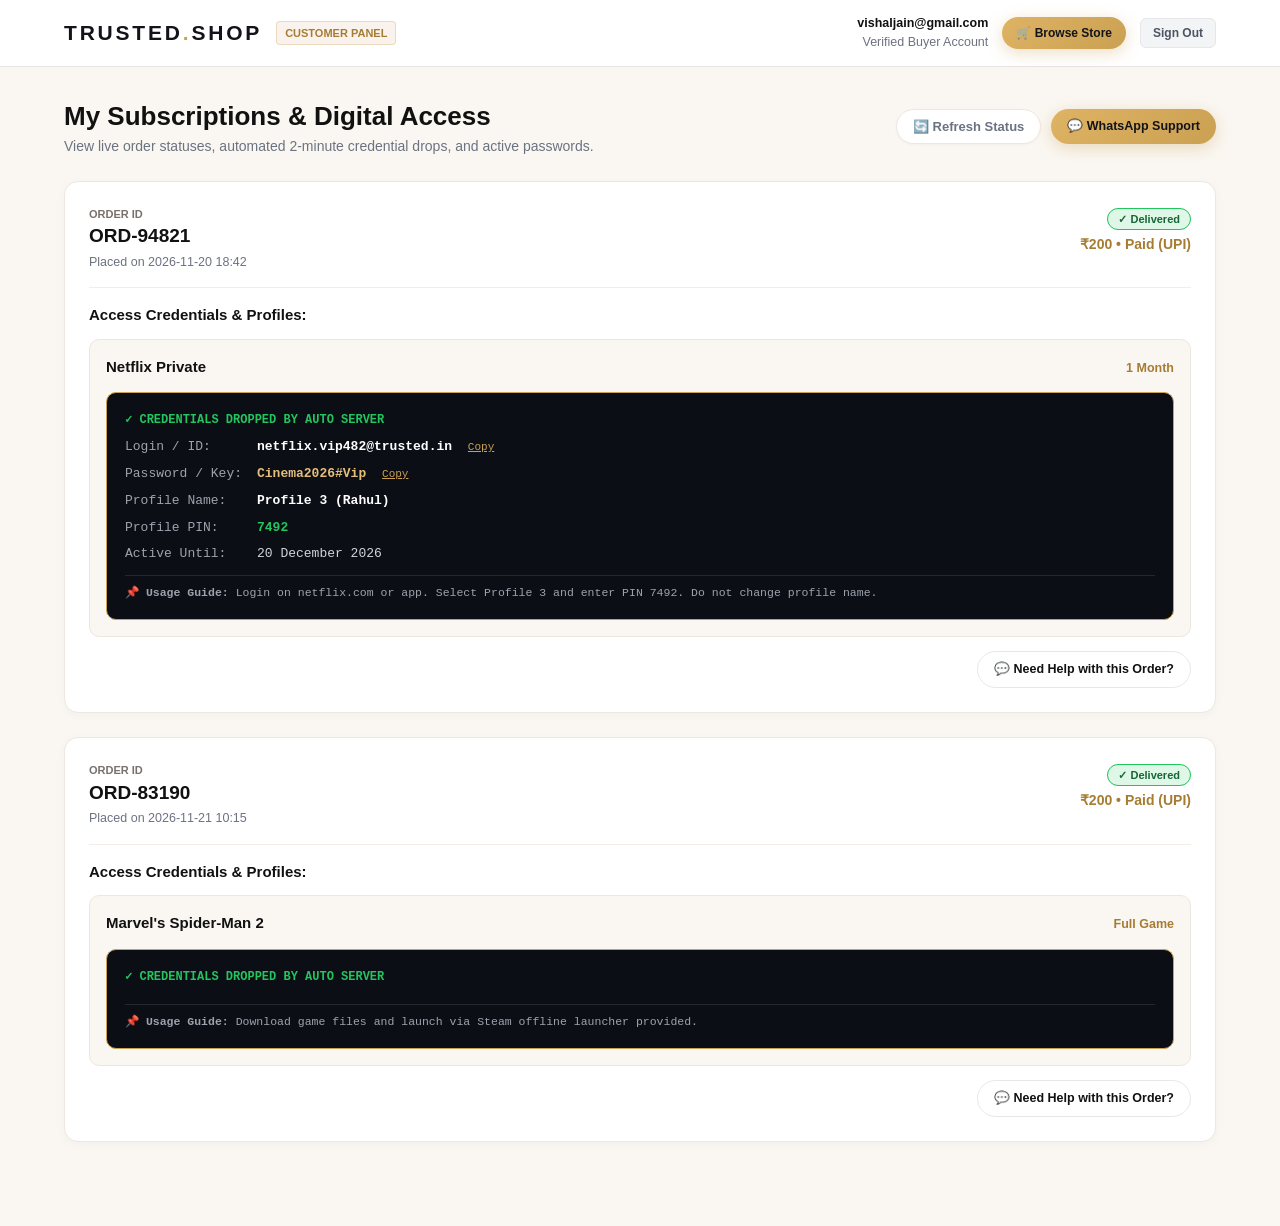
<file: OTT TRUSTED/customer.html>
<!DOCTYPE html>
<html lang="en">
<head>
  <meta charset="UTF-8">
  <meta name="viewport" content="width=device-width, initial-scale=1.0">
  <title>Customer Dashboard - TRUSTED.SHOP</title>
  <link rel="icon" href="data:image/svg+xml,<svg xmlns=%22http://www.w3.org/2000/svg%22 viewBox=%220 0 100 100%22><text y=%22.9em%22 font-size=%2290%22>👤</text></svg>">
  <link rel="stylesheet" href="css/style.css">
  <style>
    body { background-color: #faf7f2; color: #12141a; }
    .customer-header { background: #ffffff; border-bottom: 1px solid #e7e5e4; padding: 14px 0; }
    .customer-container { max-width: 1200px; margin: 0 auto; padding: 0 24px; }
    .customer-card { background: #ffffff; border: 1px solid #ede7df; border-radius: 14px; padding: 24px; margin-bottom: 24px; box-shadow: 0 2px 10px rgba(0,0,0,0.03); }
    .auto-drop-alert-box { background: linear-gradient(135deg, #fffbeb 0%, #fef3c7 100%); border: 1px solid #f59e0b; border-radius: 12px; padding: 20px; margin-bottom: 24px; }
    .credential-vault-box { background: #0c0e15; color: #fff; border: 1px solid var(--accent-gold); border-radius: 10px; padding: 18px; margin-top: 14px; font-family: monospace; }
  </style>
</head>
<body>

  <!-- CUSTOMER HEADER -->
  <header class="customer-header">
    <div class="customer-container">
      <div style="display: flex; justify-content: space-between; align-items: center;">
        <div style="display: flex; align-items: center; gap: 14px;">
          <a href="index.html" class="brand-main">
            TRUSTED<span>.</span>SHOP
          </a>
          <span style="background: #faf3ed; border: 1px solid rgba(202, 160, 82, 0.3); color: #a67c33; font-size: 11px; font-weight: 800; padding: 3px 8px; border-radius: 4px;">
            CUSTOMER PANEL
          </span>
        </div>

        <div style="display: flex; align-items: center; gap: 14px;">
          <div style="text-align: right; font-size: 12.5px;">
            <div style="font-weight: 700; color: #111;" id="customerDisplayEmail">vishaljain@gmail.com</div>
            <div style="color: #6b7280;">Verified Buyer Account</div>
          </div>
          <a href="index.html" class="btn-primary-gold" style="font-size: 12px; padding: 7px 14px;">
            🛒 Browse Store
          </a>
          <button onclick="handleCustomerLogout()" style="background: #f3f4f6; border: 1px solid #e5e7eb; color: #4b5563; padding: 7px 12px; border-radius: 6px; font-size: 12px; font-weight: 700;">
            Sign Out
          </button>
        </div>
      </div>
    </div>
  </header>

  <main class="customer-container" style="padding-top: 30px; padding-bottom: 60px;">
    <!-- Welcome & Auto Drop Status Bar -->
    <div style="display: flex; justify-content: space-between; align-items: center; margin-bottom: 24px; flex-wrap: wrap; gap: 12px;">
      <div>
        <h1 style="font-size: 26px; font-weight: 800; color: #111;">
          My Subscriptions &amp; Digital Access
        </h1>
        <p style="color: #6b7280; font-size: 14px;">
          View live order statuses, automated 2-minute credential drops, and active passwords.
        </p>
      </div>

      <div style="display: flex; gap: 10px;">
        <button onclick="renderCustomerOrders()" class="view-all-pill">
          🔄 Refresh Status
        </button>
        <a href="https://wa.me/919999999999?text=Hello%20Support,%20I%20am%20vishaljain@gmail.com" target="_blank" class="btn-primary-gold" style="font-size: 12.5px; padding: 8px 16px;">
          💬 WhatsApp Support
        </a>
      </div>
    </div>

    <!-- Active 2-Minute Auto Drop Tracker Alert -->
    <div id="liveAutoDropTracker" style="display: none;"></div>

    <!-- Subscriptions & Orders List -->
    <div id="customerOrdersContainer">
      <!-- Populated via script -->
    </div>
  </main>

  <script src="js/products.js"></script>
  <script src="js/orders.js"></script>
  <script src="js/auto-drop-server.js"></script>
  <script src="js/famgateway.js"></script>
  <script>
    const CUSTOMER_EMAIL = "vishaljain@gmail.com";

    document.addEventListener("DOMContentLoaded", () => {
      // Check/set customer email
      const user = localStorage.getItem("trusted_customer_email") || CUSTOMER_EMAIL;
      document.getElementById("customerDisplayEmail").textContent = user;
      renderCustomerOrders();

      // Poll drop server queue every second
      setInterval(() => {
        updateCustomerDropTimer();
      }, 1000);
    });

    function handleCustomerLogout() {
      localStorage.removeItem("trusted_customer_email");
      window.location.href = "index.html";
    }

    function renderCustomerOrders() {
      const container = document.getElementById("customerOrdersContainer");
      const trackerDiv = document.getElementById("liveAutoDropTracker");
      const orders = getAllOrders();
      const queue = getDropQueue();
      const now = Date.now();

      // Check if there are active pending drops in the 2-minute server queue
      const pendingDrops = queue.filter(q => q.status === "pending");

      if (pendingDrops.length > 0) {
        trackerDiv.style.display = "block";
        trackerDiv.innerHTML = pendingDrops.map(task => {
          const remSec = Math.max(0, Math.ceil((task.dropAt - now) / 1000));
          const mins = String(Math.floor(remSec / 60)).padStart(2, '0');
          const secs = String(remSec % 60).padStart(2, '0');

          return `
            <div class="auto-drop-alert-box">
              <div style="display: flex; justify-content: space-between; align-items: center; flex-wrap: wrap; gap: 10px;">
                <div>
                  <div style="font-size: 11px; font-weight: 800; color: #b45309; text-transform: uppercase; letter-spacing: 0.8px;">
                    ⚡ AUTOMATED ID &amp; PASSWORD DROP SERVER IN PROGRESS
                  </div>
                  <h3 style="font-size: 18px; font-weight: 800; color: #92400e; margin-top: 2px;">
                    Order ${task.orderId} - Credentials Dropping in: <span id="clientTimer-${task.taskId}" style="font-family: monospace; font-size: 22px; font-weight: 900; color: #d97706;">${mins}:${secs}</span>
                  </h3>
                  <p style="font-size: 13px; color: #78350f; margin-top: 4px;">
                    Our automated server is preparing and verifying your ${task.items.map(i => i.title).join(", ")} slot. Credentials will reveal right here automatically!
                  </p>
                </div>
                <div>
                  <button onclick="triggerImmediateDrop('${task.taskId}'); renderCustomerOrders();" class="btn-primary-gold" style="font-size: 12px; padding: 8px 14px;">
                    ⚡ Skip Wait (Drop Now)
                  </button>
                </div>
              </div>
            </div>
          `;
        }).join("");
      } else {
        trackerDiv.style.display = "none";
      }

      if (orders.length === 0) {
        container.innerHTML = `
          <div class="customer-card" style="text-align: center; padding: 50px 20px;">
            <div style="font-size: 40px; margin-bottom: 12px;">🛍️</div>
            <h3 style="font-size: 18px; font-weight: 800; margin-bottom: 6px;">No Active Orders Found</h3>
            <p style="color: #6b7280; font-size: 13.5px; margin-bottom: 20px;">You haven't placed an order yet. Browse our OTT plans and PC games.</p>
            <a href="index.html" class="btn-primary-gold" style="padding: 10px 20px; font-size: 13.5px;">Browse Store &rarr;</a>
          </div>
        `;
        return;
      }

      container.innerHTML = orders.map(order => `
        <div class="customer-card">
          <!-- Card Header -->
          <div style="display: flex; justify-content: space-between; align-items: flex-start; flex-wrap: wrap; gap: 12px; border-bottom: 1px solid #f3ede6; padding-bottom: 16px; margin-bottom: 16px;">
            <div>
              <div style="font-size: 11px; text-transform: uppercase; color: #78716c; font-weight: 800;">Order ID</div>
              <div style="font-size: 19px; font-weight: 900; color: #111;">${order.orderId}</div>
              <div style="font-size: 12.5px; color: #6b7280; margin-top: 2px;">Placed on ${order.date}</div>
            </div>

            <div style="text-align: right;">
              <span style="background: rgba(34, 197, 94, 0.15); border: 1px solid #22c55e; color: #166534; font-size: 11px; font-weight: 800; padding: 4px 10px; border-radius: 999px;">
                ✓ ${order.status}
              </span>
              <div style="font-size: 14px; font-weight: 800; color: #a67c33; margin-top: 4px;">
                ₹${order.total} &bull; ${order.paymentStatus}
              </div>
            </div>
          </div>

          <!-- Items & Credentials -->
          <h4 style="font-size: 15px; font-weight: 700; color: #111; margin-bottom: 12px;">Access Credentials &amp; Profiles:</h4>
          ${order.items.map(item => `
            <div style="background: #faf7f2; border: 1px solid #ede7df; border-radius: 10px; padding: 16px; margin-bottom: 14px;">
              <div style="display: flex; justify-content: space-between; align-items: baseline; margin-bottom: 10px;">
                <strong style="font-size: 15px; color: #111;">${item.title}</strong>
                <span style="font-size: 12.5px; font-weight: 700; color: #a67c33;">${item.plan}</span>
              </div>

              ${item.credentials ? renderCustomerCredentials(item.credentials) : `
                <div style="background: #fff; border: 1px dashed #f59e0b; border-radius: 8px; padding: 14px; color: #b45309; font-size: 13px;">
                  ⏳ <strong>Automated Drop in Progress:</strong> Credentials will drop automatically via server within 2 minutes.
                </div>
              `}
            </div>
          `).join('')}

          <div style="display: flex; justify-content: flex-end; gap: 10px; margin-top: 14px;">
            <a href="https://wa.me/919999999999?text=Hello%20Support,%20I%20need%20help%20with%20Order%20${order.orderId}" target="_blank" class="btn-secondary-glass" style="font-size: 12.5px; padding: 8px 16px; color: #111; background: #fff; border: 1px solid #e5e7eb;">
              💬 Need Help with this Order?
            </a>
          </div>
        </div>
      `).join('');
    }

    function renderCustomerCredentials(creds) {
      return `
        <div class="credential-vault-box">
          <div style="color: #22c55e; font-size: 12px; font-weight: 700; margin-bottom: 8px; display: flex; align-items: center; gap: 6px;">
            <span>✓ CREDENTIALS DROPPED BY AUTO SERVER</span>
          </div>

          <div style="display: grid; grid-template-columns: 120px 1fr; gap: 6px 12px; font-size: 13px; line-height: 1.6;">
            ${creds.email ? `
              <span style="color: #9ca3af;">Login / ID:</span>
              <span style="color: #fff; font-weight: 700;">
                ${creds.email}
                <button onclick="copyText('${creds.email}')" style="background:none; color:var(--accent-gold); font-size:11px; text-decoration:underline; margin-left:8px;">Copy</button>
              </span>
            ` : ''}

            ${creds.password ? `
              <span style="color: #9ca3af;">Password / Key:</span>
              <span style="color: var(--accent-gold-light); font-weight: 700;">
                ${creds.revealedPass || creds.password}
                <button onclick="copyText('${creds.revealedPass || creds.password}')" style="background:none; color:var(--accent-gold); font-size:11px; text-decoration:underline; margin-left:8px;">Copy</button>
              </span>
            ` : ''}

            ${creds.profile ? `
              <span style="color: #9ca3af;">Profile Name:</span>
              <span style="color: #fff; font-weight: 700;">${creds.profile}</span>
            ` : ''}

            ${creds.pin ? `
              <span style="color: #9ca3af;">Profile PIN:</span>
              <span style="color: #22c55e; font-weight: 800;">${creds.pin}</span>
            ` : ''}

            ${creds.validUntil ? `
              <span style="color: #9ca3af;">Active Until:</span>
              <span style="color: #d1d5db;">${creds.validUntil}</span>
            ` : ''}
          </div>

          ${creds.instructions ? `
            <div style="margin-top: 10px; padding-top: 8px; border-top: 1px solid rgba(255,255,255,0.1); font-size: 11.5px; color: #9ca3af;">
              📌 <strong>Usage Guide:</strong> ${creds.instructions}
            </div>
          ` : ''}
        </div>
      `;
    }

    function updateCustomerDropTimer() {
      const queue = getDropQueue();
      const now = Date.now();
      let hasChange = false;

      queue.forEach(task => {
        const el = document.getElementById(`clientTimer-${task.taskId}`);
        if (el && task.status === "pending") {
          const remSec = Math.max(0, Math.ceil((task.dropAt - now) / 1000));
          if (remSec === 0) {
            hasChange = true;
          } else {
            const mins = String(Math.floor(remSec / 60)).padStart(2, '0');
            const secs = String(remSec % 60).padStart(2, '0');
            el.textContent = `${mins}:${secs}`;
          }
        }
      });

      if (hasChange) {
        renderCustomerOrders();
      }
    }

    function copyText(val) {
      navigator.clipboard.writeText(val).then(() => {
        alert("Copied to clipboard: " + val);
      });
    }
  </script>
</body>
</html>
</file>
<file: OTT TRUSTED/css/style.css>
/* ==========================================================================
   TRUSTED.SHOP - MASTER STYLESHEET
   Accurately matched to reference video & design:
   - Black top announcement banner
   - Clean white header with rounded search pill & active pill nav
   - Deep cinematic Squid Game / OTT hero section
   - Warm luxury cream page background (#faf7f2)
   - Crisp white product cards with 1px warm border, gold Buy Now buttons
   - Dedicated OTT, Games, Blog, and Support Center pages
   - Clean FAQ accordions, Newsletter dark box, and dark footer
   ========================================================================== */

:root {
  --bg-page: #faf7f2;
  --bg-surface: #ffffff;
  --bg-surface-soft: #fbf9f5;
  --bg-header: #ffffff;
  --bg-announcement: #11131a;
  --bg-footer: #0c0e14;
  --bg-hero: #08090d;
  
  /* Borders */
  --border-card: #ede7df;
  --border-subtle: #f0eae1;
  --border-dark: rgba(255, 255, 255, 0.1);

  /* Gold / Champagne Accents */
  --accent-gold: #caa052;
  --accent-gold-light: #e5be79;
  --accent-gold-soft: #faf3ed;
  --accent-gold-hover: #b88e3f;
  --accent-gold-border: rgba(202, 160, 82, 0.3);

  /* Text Colors */
  --text-dark: #12141a;
  --text-body: #374151;
  --text-muted: #6b7280;
  --text-light: #ffffff;
  --text-light-muted: #9ca3af;

  /* Sizing & Transitions */
  --container-max: 1380px;
  --radius-sm: 8px;
  --radius-md: 14px;
  --radius-lg: 20px;
  --radius-full: 9999px;
  --shadow-card: 0 2px 10px rgba(0, 0, 0, 0.03);
  --shadow-hover: 0 12px 30px rgba(0, 0, 0, 0.08);
  --transition: all 0.24s cubic-bezier(0.16, 1, 0.3, 1);
}

/* Base Reset */
* {
  margin: 0;
  padding: 0;
  box-sizing: border-box;
  -webkit-font-smoothing: antialiased;
}

html {
  font-family: -apple-system, BlinkMacSystemFont, "Segoe UI", Roboto, "Helvetica Neue", sans-serif;
  background-color: var(--bg-page);
  color: var(--text-dark);
  scroll-behavior: smooth;
}

body {
  background-color: var(--bg-page);
  color: var(--text-dark);
  line-height: 1.5;
  overflow-x: hidden;
  min-height: 100vh;
}

a {
  text-decoration: none;
  color: inherit;
  transition: var(--transition);
}

button {
  cursor: pointer;
  border: none;
  font-family: inherit;
  transition: var(--transition);
}

input, select, textarea {
  font-family: inherit;
}

.container {
  width: 100%;
  max-width: var(--container-max);
  margin: 0 auto;
  padding: 0 36px;
}

/* ==========================================================================
   1. TOP ANNOUNCEMENT BAR (From Video 00:20)
   ========================================================================== */
.announcement-bar {
  background: var(--bg-announcement);
  color: #e5e7eb;
  font-size: 12.5px;
  padding: 7px 0;
  border-bottom: 1px solid rgba(255, 255, 255, 0.08);
  position: relative;
  z-index: 102;
}

.announcement-inner {
  display: flex;
  align-items: center;
  justify-content: center;
  position: relative;
  gap: 8px;
  text-align: center;
}

.announcement-inner a {
  color: var(--accent-gold-light);
  font-weight: 700;
  text-decoration: underline;
  margin-left: 4px;
}

.announcement-close {
  position: absolute;
  right: 0;
  background: none;
  color: #9ca3af;
  font-size: 14px;
  padding: 2px 8px;
}

.announcement-close:hover {
  color: #ffffff;
}

/* ==========================================================================
   2. WHITE NAVIGATION BAR (From Video)
   ========================================================================== */
.site-header {
  position: sticky;
  top: 0;
  z-index: 100;
  background: var(--bg-header);
  border-bottom: 1px solid #e7e5e4;
  height: 68px;
  display: flex;
  align-items: center;
  box-shadow: 0 1px 4px rgba(0, 0, 0, 0.03);
}

.header-inner {
  display: flex;
  align-items: center;
  justify-content: space-between;
  gap: 20px;
  width: 100%;
}

/* Brand Logo */
.brand-logo {
  display: flex;
  flex-direction: column;
  align-items: center;
  text-decoration: none;
  user-select: none;
}

.brand-main {
  font-size: 21px;
  font-weight: 900;
  letter-spacing: 2.8px;
  color: #12141a;
  display: flex;
  align-items: center;
  line-height: 1.1;
}

.brand-main span {
  color: var(--accent-gold);
}

.brand-sub {
  font-size: 8.5px;
  font-weight: 800;
  letter-spacing: 4px;
  color: var(--accent-gold);
  margin-top: -1px;
  display: flex;
  align-items: center;
  justify-content: center;
  gap: 6px;
}

.brand-sub::before, .brand-sub::after {
  content: "";
  display: inline-block;
  width: 20px;
  height: 1.5px;
  background: var(--accent-gold);
}

/* Pill Search Bar */
.header-search {
  flex: 1;
  max-width: 380px;
  position: relative;
}

.search-input-wrap {
  position: relative;
  display: flex;
  align-items: center;
}

.search-icon {
  position: absolute;
  left: 15px;
  width: 15px;
  height: 15px;
  color: #71717a;
  pointer-events: none;
}

.header-search input {
  width: 100%;
  padding: 9px 18px 9px 42px;
  background: #f3eee6;
  border: 1px solid #e7e0d5;
  border-radius: var(--radius-full);
  color: #18191f;
  font-size: 13.5px;
  font-weight: 500;
  outline: none;
  transition: var(--transition);
}

.header-search input::placeholder {
  color: #71717a;
}

.header-search input:focus {
  background: #ffffff;
  border-color: var(--accent-gold);
  box-shadow: 0 0 0 3px rgba(202, 160, 82, 0.22);
}

/* Nav Links & Active Pill */
.nav-links {
  display: flex;
  align-items: center;
  gap: 4px;
  list-style: none;
}

.nav-link {
  padding: 7px 16px;
  font-size: 14px;
  font-weight: 500;
  color: #374151;
  border-radius: var(--radius-full);
  transition: var(--transition);
  display: flex;
  align-items: center;
  gap: 6px;
}

.nav-link:hover {
  color: #111827;
  background: #f3f4f6;
}

.nav-link.active-pill {
  background: #faf3ed;
  color: #a67c33;
  font-weight: 600;
  padding: 7px 18px;
}

/* Header Actions */
.header-actions {
  display: flex;
  align-items: center;
  gap: 8px;
}

.action-btn {
  background: transparent;
  color: #374151;
  display: flex;
  align-items: center;
  gap: 7px;
  padding: 7px 12px;
  border-radius: var(--radius-full);
  font-size: 13.5px;
  font-weight: 500;
  transition: var(--transition);
}

.action-btn:hover {
  color: #111827;
  background: #f3f4f6;
}

.action-btn svg {
  width: 18px;
  height: 18px;
}

.cart-btn {
  position: relative;
  background: transparent;
  border: none;
  padding: 7px 10px;
  color: #374151;
}

.cart-btn:hover {
  color: #111827;
  background: #f3f4f6;
}

.cart-count {
  position: absolute;
  top: -2px;
  right: -2px;
  background: var(--accent-gold);
  color: #ffffff;
  font-size: 10.5px;
  font-weight: 800;
  min-width: 17px;
  height: 17px;
  border-radius: 999px;
  display: flex;
  align-items: center;
  justify-content: center;
  padding: 0 4px;
}

.mobile-nav-toggle {
  display: none;
  background: none;
  color: #111827;
  padding: 6px;
}

.mobile-nav-toggle svg {
  width: 24px;
  height: 24px;
}

/* ==========================================================================
   3. HERO SECTION (Dark Cinema Aesthetic with Squid Game & OTT Posters)
   ========================================================================== */
.hero-section {
  position: relative;
  min-height: 500px;
  display: flex;
  align-items: center;
  overflow: hidden;
  padding: 45px 0 35px 0;
  background-color: var(--bg-hero);
  border-bottom: 1px solid rgba(255, 255, 255, 0.08);
}

.hero-backdrop {
  position: absolute;
  top: 0;
  left: 0;
  right: 0;
  bottom: 0;
  z-index: 1;
  pointer-events: none;
  overflow: hidden;
}

.hero-showcase-art {
  position: absolute;
  top: 0;
  right: 0;
  width: 64%;
  height: 100%;
  background-image: url('../assets/hero_gaming_showcase.png');
  background-repeat: no-repeat;
  background-position: right center;
  background-size: cover;
  pointer-events: none;
  z-index: 2;
  transition: background-image 0.4s ease-in-out;
}

.hero-ambient-glow {
  position: absolute;
  top: 15%;
  right: 25%;
  width: 450px;
  height: 400px;
  background: radial-gradient(circle, rgba(207, 163, 88, 0.16) 0%, rgba(56, 189, 248, 0.1) 40%, transparent 70%);
  filter: blur(50px);
  pointer-events: none;
  z-index: 1;
}

.hero-vignette {
  position: absolute;
  top: 0;
  left: 0;
  right: 0;
  bottom: 0;
  background: linear-gradient(90deg, #08090d 0%, rgba(8, 9, 13, 0.95) 36%, rgba(8, 9, 13, 0.45) 55%, transparent 75%, rgba(8, 9, 13, 0.4) 100%);
  z-index: 3;
}

.hero-content {
  position: relative;
  z-index: 4;
  max-width: 580px;
  margin: 0;
}

.hero-badge-wrap {
  display: inline-flex;
  align-items: center;
  gap: 8px;
  background: rgba(18, 20, 29, 0.85);
  border: 1px solid rgba(255, 255, 255, 0.12);
  padding: 6px 14px;
  border-radius: var(--radius-full);
  margin-bottom: 22px;
  backdrop-filter: blur(8px);
}

.pulse-indicator {
  width: 7px;
  height: 7px;
  background: #22c55e;
  border-radius: 50%;
  display: inline-block;
  box-shadow: 0 0 8px #22c55e;
  animation: pulse-dot 1.8s infinite;
}

@keyframes pulse-dot {
  0% { transform: scale(0.95); box-shadow: 0 0 0 0 rgba(34, 197, 94, 0.7); }
  70% { transform: scale(1.1); box-shadow: 0 0 0 7px rgba(34, 197, 94, 0); }
  100% { transform: scale(0.95); box-shadow: 0 0 0 0 rgba(34, 197, 94, 0); }
}

.hero-badge-text {
  font-size: 11.5px;
  font-weight: 700;
  letter-spacing: 1px;
  color: #e5e7eb;
  text-transform: uppercase;
}

.hero-verified-tag {
  background: rgba(207, 163, 88, 0.18);
  border: 1px solid rgba(207, 163, 88, 0.4);
  color: var(--accent-gold-light);
  font-size: 10px;
  font-weight: 800;
  letter-spacing: 0.8px;
  padding: 2px 7px;
  border-radius: 4px;
  text-transform: uppercase;
}

.hero-title {
  font-size: 46px;
  font-weight: 800;
  line-height: 1.15;
  letter-spacing: -0.8px;
  color: #ffffff;
  margin-bottom: 16px;
}

.hero-neon-pipe {
  color: #38bdf8;
  font-weight: 300;
  margin-left: 2px;
  text-shadow: 0 0 10px rgba(56, 189, 248, 0.7);
  display: inline-block;
  animation: cursor-blink 1.2s infinite;
}

@keyframes cursor-blink {
  0%, 100% { opacity: 1; }
  50% { opacity: 0.3; }
}

.hero-gold-text {
  display: block;
  background: linear-gradient(135deg, #f0c97e 0%, #caa052 60%, #e6be73 100%);
  -webkit-background-clip: text;
  -webkit-text-fill-color: transparent;
}

.hero-subtitle {
  font-size: 15px;
  line-height: 1.6;
  color: #9ca3af;
  margin-bottom: 26px;
  max-width: 520px;
}

/* Hero Pill Buttons Row (From Video 00:00) */
.hero-cta-group {
  display: flex;
  align-items: center;
  gap: 10px;
  margin-bottom: 30px;
  flex-wrap: wrap;
}

.btn-primary-gold {
  background: linear-gradient(135deg, #dfb364 0%, #caa052 100%);
  color: #12141a;
  font-size: 14px;
  font-weight: 700;
  padding: 11px 22px;
  border-radius: var(--radius-full);
  display: inline-flex;
  align-items: center;
  gap: 8px;
  box-shadow: 0 4px 16px rgba(202, 160, 82, 0.35);
  transition: var(--transition);
}

.btn-primary-gold:hover {
  transform: translateY(-2px);
  background: linear-gradient(135deg, #ebd08d 0%, #d4a758 100%);
  box-shadow: 0 6px 20px rgba(202, 160, 82, 0.45);
}

.btn-secondary-glass {
  background: rgba(22, 25, 36, 0.85);
  color: #f1f3f7;
  font-size: 13.5px;
  font-weight: 600;
  padding: 11px 20px;
  border-radius: var(--radius-full);
  border: 1px solid rgba(255, 255, 255, 0.12);
  display: inline-flex;
  align-items: center;
  gap: 8px;
  backdrop-filter: blur(8px);
  transition: var(--transition);
}

.btn-secondary-glass:hover {
  background: rgba(30, 34, 48, 0.95);
  border-color: rgba(202, 160, 82, 0.4);
  color: #ffffff;
  transform: translateY(-2px);
}

/* Stats Pill Bar */
.hero-stats-bar {
  display: grid;
  grid-template-columns: repeat(4, 1fr);
  width: 100%;
  max-width: 490px;
  background: rgba(18, 20, 28, 0.82);
  border: 1px solid rgba(255, 255, 255, 0.12);
  border-radius: var(--radius-full);
  padding: 10px 20px;
  backdrop-filter: blur(12px);
  box-shadow: 0 8px 24px rgba(0, 0, 0, 0.4);
}

/* Hero Carousel Dots Indicator (From Video & Screenshot) */
.hero-carousel-dots {
  position: absolute;
  bottom: 16px;
  left: 50%;
  transform: translateX(-50%);
  z-index: 5;
  display: flex;
  align-items: center;
  justify-content: center;
}

.carousel-pill-wrap {
  display: flex;
  align-items: center;
  background: rgba(26, 29, 39, 0.85);
  border: 1px solid rgba(255, 255, 255, 0.12);
  padding: 4px 8px;
  border-radius: 9999px;
  gap: 8px;
}

.carousel-dot {
  width: 7px;
  height: 7px;
  border-radius: 50%;
  background: #474b57;
  cursor: pointer;
  transition: var(--transition);
}

.carousel-dot.active {
  background: var(--accent-gold);
  width: 18px;
  border-radius: 10px;
}
  border-radius: var(--radius-full);
  padding: 10px 22px;
  gap: 20px;
  backdrop-filter: blur(12px);
}

.stat-item {
  display: flex;
  flex-direction: column;
  position: relative;
}

.stat-item:not(:last-child)::after {
  content: "";
  position: absolute;
  right: -10px;
  top: 15%;
  height: 70%;
  width: 1px;
  background: rgba(255, 255, 255, 0.08);
}

.stat-value {
  font-size: 17px;
  font-weight: 800;
  color: #ffffff;
  display: flex;
  align-items: center;
  gap: 3px;
}

.stat-value .star { color: var(--accent-gold); }
.stat-value .lightning { color: #f59e0b; }

.stat-label {
  font-size: 9px;
  font-weight: 700;
  color: #9ca3af;
  letter-spacing: 0.8px;
  text-transform: uppercase;
}

/* ==========================================================================
   4. CONTENT SECTIONS (Warm Cream Background #faf7f2)
   ========================================================================== */
.section-pad {
  padding: 50px 0;
}

.section-head-row {
  display: flex;
  align-items: flex-end;
  justify-content: space-between;
  margin-bottom: 26px;
  flex-wrap: wrap;
  gap: 14px;
}

.section-tagline-top {
  font-size: 11.5px;
  font-weight: 800;
  letter-spacing: 1.6px;
  color: #9e782f;
  text-transform: uppercase;
  margin-bottom: 4px;
}

.section-heading-main {
  font-size: 28px;
  font-weight: 800;
  color: var(--text-dark);
  letter-spacing: -0.4px;
}

.section-subtext-muted {
  font-size: 14px;
  color: var(--text-muted);
  margin-top: 2px;
}

.view-all-pill {
  font-size: 13px;
  font-weight: 700;
  color: #6b7280;
  background: #ffffff;
  border: 1px solid var(--border-card);
  padding: 7px 16px;
  border-radius: var(--radius-full);
  display: inline-flex;
  align-items: center;
  gap: 6px;
  box-shadow: 0 1px 3px rgba(0, 0, 0, 0.03);
}

.view-all-pill:hover {
  color: var(--text-dark);
  border-color: var(--accent-gold);
  background: var(--bg-surface-soft);
}

/* ==========================================================================
   5. PRODUCT CARDS GRID (Exact Replica of Video 00:01 - 00:08)
   ========================================================================== */
.products-cards-grid {
  display: grid;
  grid-template-columns: repeat(4, 1fr);
  gap: 20px;
}

.store-card {
  background: var(--bg-surface);
  border: 1px solid var(--border-card);
  border-radius: var(--radius-md);
  padding: 14px;
  display: flex;
  flex-direction: column;
  transition: var(--transition);
  position: relative;
  box-shadow: var(--shadow-card);
}

.store-card:hover {
  transform: translateY(-4px);
  border-color: var(--border-card-hover);
  box-shadow: var(--shadow-hover);
}

/* Card Poster Image */
.card-poster-frame {
  width: 100%;
  aspect-ratio: 1 / 1;
  border-radius: 12px;
  overflow: hidden;
  position: relative;
  background-size: cover;
  background-position: center;
  margin-bottom: 14px;
  display: flex;
  align-items: center;
  justify-content: center;
  box-shadow: 0 4px 12px rgba(0, 0, 0, 0.06);
}

.card-poster-logo-text {
  font-size: 26px;
  font-weight: 900;
  letter-spacing: -0.5px;
  text-shadow: 0 2px 10px rgba(0, 0, 0, 0.4);
}

/* Category & Duration Row */
.card-meta-row {
  display: flex;
  align-items: center;
  justify-content: space-between;
  margin-bottom: 6px;
}

.card-cat-tag {
  font-size: 10px;
  font-weight: 800;
  letter-spacing: 0.8px;
  color: #78716c;
  text-transform: uppercase;
}

.card-duration-badge {
  font-size: 10.5px;
  font-weight: 700;
  color: #a67c33;
  background: #faf3ed;
  border: 1px solid rgba(202, 160, 82, 0.3);
  padding: 2px 7px;
  border-radius: 4px;
}

.card-item-title {
  font-size: 16px;
  font-weight: 700;
  color: var(--text-dark);
  line-height: 1.3;
  margin-bottom: 4px;
}

.card-item-desc {
  font-size: 12.5px;
  color: var(--text-muted);
  line-height: 1.4;
  margin-bottom: 12px;
  display: -webkit-box;
  -webkit-line-clamp: 2;
  -webkit-box-orient: vertical;
  overflow: hidden;
  height: 35px;
}

/* Card Price Row */
.card-price-row {
  margin-top: auto;
  margin-bottom: 12px;
  display: flex;
  align-items: baseline;
  gap: 4px;
}

.card-price-val {
  font-size: 20px;
  font-weight: 900;
  color: var(--text-dark);
}

.card-price-unit {
  font-size: 12px;
  color: var(--text-muted);
  font-weight: 500;
}

/* Card Action Buttons */
.card-action-row {
  display: flex;
  align-items: center;
  gap: 8px;
}

.btn-card-buy {
  flex: 1;
  background: var(--accent-gold);
  color: #ffffff;
  font-size: 13.5px;
  font-weight: 700;
  padding: 9px 14px;
  border-radius: var(--radius-sm);
  text-align: center;
  transition: var(--transition);
}

.btn-card-buy:hover {
  background: var(--accent-gold-hover);
  box-shadow: 0 4px 12px rgba(202, 160, 82, 0.35);
}

.btn-card-cart {
  width: 38px;
  height: 38px;
  background: #fbf9f5;
  border: 1px solid var(--border-card);
  border-radius: var(--radius-sm);
  display: flex;
  align-items: center;
  justify-content: center;
  color: #4b5563;
  transition: var(--transition);
}

.btn-card-cart:hover {
  border-color: var(--accent-gold);
  color: var(--text-dark);
  background: #ffffff;
}

.btn-card-cart svg {
  width: 17px;
  height: 17px;
}

/* ==========================================================================
   6. SIMPLE PROCESS & WHY CHOOSE US (From Video 00:12)
   ========================================================================== */
.steps-grid {
  display: grid;
  grid-template-columns: repeat(4, 1fr);
  gap: 24px;
  margin-top: 24px;
}

.step-card {
  background: #ffffff;
  border: 1px solid var(--border-card);
  border-radius: var(--radius-md);
  padding: 24px 20px;
  position: relative;
  box-shadow: var(--shadow-card);
}

.step-number-pill {
  width: 32px;
  height: 32px;
  border-radius: 50%;
  background: #faf3ed;
  border: 1px solid rgba(202, 160, 82, 0.4);
  color: #a67c33;
  font-weight: 800;
  font-size: 14px;
  display: flex;
  align-items: center;
  justify-content: center;
  margin-bottom: 16px;
}

.step-card h4 {
  font-size: 16px;
  font-weight: 700;
  color: var(--text-dark);
  margin-bottom: 8px;
}

.step-card p {
  font-size: 13px;
  color: var(--text-muted);
  line-height: 1.5;
}

/* Advantage Tiles Grid */
.advantages-grid {
  display: grid;
  grid-template-columns: repeat(3, 1fr);
  gap: 20px;
  margin-top: 24px;
}

.adv-box {
  background: #ffffff;
  border: 1px solid var(--border-card);
  border-radius: var(--radius-md);
  padding: 22px;
  display: flex;
  flex-direction: column;
  gap: 10px;
  box-shadow: var(--shadow-card);
  transition: var(--transition);
}

.adv-box:hover {
  transform: translateY(-3px);
  border-color: var(--border-card-hover);
}

.adv-icon-wrap {
  width: 44px;
  height: 44px;
  border-radius: 10px;
  background: #faf3ed;
  border: 1px solid rgba(202, 160, 82, 0.3);
  display: flex;
  align-items: center;
  justify-content: center;
  font-size: 20px;
}

.adv-box h4 {
  font-size: 16px;
  font-weight: 700;
  color: var(--text-dark);
}

.adv-box p {
  font-size: 13px;
  color: var(--text-muted);
  line-height: 1.5;
}

/* ==========================================================================
   7. BLOG CARDS SECTION (From Video 00:13)
   ========================================================================== */
.blog-cards-grid {
  display: grid;
  grid-template-columns: repeat(3, 1fr);
  gap: 24px;
}

.blog-card {
  background: #ffffff;
  border: 1px solid var(--border-card);
  border-radius: var(--radius-md);
  overflow: hidden;
  box-shadow: var(--shadow-card);
  transition: var(--transition);
}

.blog-card:hover {
  transform: translateY(-4px);
  border-color: var(--accent-gold);
}

.blog-thumb {
  height: 170px;
  background-size: cover;
  background-position: center;
  position: relative;
}

.blog-body {
  padding: 20px;
}

.blog-meta-date {
  font-size: 11.5px;
  color: #9ca3af;
  margin-bottom: 8px;
}

.blog-title {
  font-size: 16px;
  font-weight: 700;
  color: var(--text-dark);
  line-height: 1.35;
  margin-bottom: 12px;
}

.blog-read-link {
  font-size: 13px;
  font-weight: 700;
  color: #a67c33;
  display: inline-flex;
  align-items: center;
  gap: 4px;
}

/* ==========================================================================
   8. FAQ ACCORDION (From Video 00:14)
   ========================================================================== */
.faq-wrap {
  max-width: 820px;
  margin: 0 auto;
  display: flex;
  flex-direction: column;
  gap: 12px;
}

.faq-item {
  background: #ffffff;
  border: 1px solid var(--border-card);
  border-radius: var(--radius-md);
  overflow: hidden;
  transition: var(--transition);
}

.faq-question {
  padding: 18px 22px;
  font-size: 15px;
  font-weight: 700;
  color: var(--text-dark);
  display: flex;
  align-items: center;
  justify-content: space-between;
  cursor: pointer;
  user-select: none;
}

.faq-chevron {
  transition: transform 0.25s ease;
  color: #9ca3af;
}

.faq-item.active .faq-chevron {
  transform: rotate(180deg);
  color: var(--accent-gold);
}

.faq-answer {
  padding: 0 22px 18px 22px;
  font-size: 13.5px;
  color: var(--text-body);
  line-height: 1.6;
  display: none;
}

.faq-item.active .faq-answer {
  display: block;
}

/* ==========================================================================
   9. NEWSLETTER DARK BOX (From Video 00:16)
   ========================================================================== */
.newsletter-box {
  background: #12141a;
  border-radius: 24px;
  padding: 50px 30px;
  text-align: center;
  color: #ffffff;
  margin-top: 30px;
}

.newsletter-box h3 {
  font-size: 32px;
  font-weight: 800;
  margin-bottom: 8px;
}

.newsletter-box p {
  color: #9ca3af;
  font-size: 14.5px;
  max-width: 480px;
  margin: 0 auto 24px auto;
}

.newsletter-form {
  display: flex;
  max-width: 460px;
  margin: 0 auto 12px auto;
  gap: 10px;
}

.newsletter-form input {
  flex: 1;
  background: #1c202d;
  border: 1px solid rgba(255, 255, 255, 0.12);
  border-radius: var(--radius-full);
  padding: 12px 20px;
  color: #ffffff;
  font-size: 14px;
  outline: none;
}

.newsletter-form input:focus {
  border-color: var(--accent-gold);
}

.newsletter-form button {
  background: var(--accent-gold);
  color: #12141a;
  font-size: 14px;
  font-weight: 800;
  padding: 12px 24px;
  border-radius: var(--radius-full);
}

/* ==========================================================================
   10. SUPPORT CENTER PAGE (From Video 01:00 - 01:07)
   ========================================================================== */
.support-quick-grid {
  display: grid;
  grid-template-columns: repeat(4, 1fr);
  gap: 20px;
  margin-bottom: 40px;
}

.support-topic-card {
  background: #ffffff;
  border: 1px solid var(--border-card);
  border-radius: var(--radius-md);
  padding: 24px 20px;
  text-align: center;
  box-shadow: var(--shadow-card);
  transition: var(--transition);
}

.support-topic-card:hover {
  transform: translateY(-3px);
  border-color: var(--accent-gold);
}

.support-topic-icon {
  font-size: 32px;
  margin-bottom: 12px;
}

.support-topic-card h4 {
  font-size: 16px;
  font-weight: 700;
  color: var(--text-dark);
  margin-bottom: 6px;
}

.support-topic-card p {
  font-size: 12.5px;
  color: var(--text-muted);
  line-height: 1.4;
  margin-bottom: 16px;
  height: 35px;
}

.btn-ticket-action {
  font-size: 12.5px;
  font-weight: 700;
  color: #a67c33;
  background: #faf3ed;
  border: 1px solid rgba(202, 160, 82, 0.3);
  padding: 7px 18px;
  border-radius: var(--radius-full);
}

.support-form-card {
  background: #ffffff;
  border: 1px solid var(--border-card);
  border-radius: var(--radius-lg);
  padding: 34px;
  max-width: 820px;
  margin: 0 auto 50px auto;
  box-shadow: var(--shadow-card);
}

.support-notice-strip {
  background: #eff6ff;
  border: 1px solid #bfdbfe;
  color: #1e40af;
  border-radius: var(--radius-sm);
  padding: 10px 14px;
  font-size: 13px;
  margin-bottom: 20px;
  display: flex;
  align-items: center;
  gap: 8px;
}

/* Filter Sidebar Layout (OTT & Gaming Pages from Video 00:20 - 00:50) */
.catalog-page-layout {
  display: grid;
  grid-template-columns: 260px 1fr;
  gap: 30px;
  margin-top: 24px;
}

.filter-sidebar {
  background: #ffffff;
  border: 1px solid var(--border-card);
  border-radius: var(--radius-md);
  padding: 22px;
  height: fit-content;
  position: sticky;
  top: 90px;
}

.filter-group {
  margin-bottom: 22px;
  border-bottom: 1px solid #f3ede6;
  padding-bottom: 18px;
}

.filter-group:last-child {
  border-bottom: none;
  margin-bottom: 0;
  padding-bottom: 0;
}

.filter-heading {
  font-size: 11px;
  font-weight: 800;
  letter-spacing: 0.8px;
  color: #78716c;
  text-transform: uppercase;
  margin-bottom: 12px;
}

.filter-checkbox-label {
  display: flex;
  align-items: center;
  gap: 10px;
  font-size: 13.5px;
  color: #374151;
  margin-bottom: 8px;
  cursor: pointer;
}

.price-inputs-row {
  display: flex;
  align-items: center;
  gap: 8px;
}

.price-inputs-row input {
  width: 70px;
  padding: 6px 10px;
  border: 1px solid #e7e0d5;
  border-radius: 6px;
  font-size: 13px;
  background: #faf7f2;
}

.price-inputs-row button {
  padding: 6px 14px;
  background: var(--accent-gold);
  color: #fff;
  font-size: 12px;
  font-weight: 700;
  border-radius: 6px;
}

/* ==========================================================================
   11. DARK FOOTER (From Video 00:16 - 00:19)
   ========================================================================== */
.site-footer {
  background: var(--bg-footer);
  border-top: 1px solid rgba(255, 255, 255, 0.08);
  padding: 50px 0 30px 0;
  font-size: 13.5px;
  color: #9ca3af;
}

.footer-top {
  display: grid;
  grid-template-columns: 2fr 1fr 1fr 1fr;
  gap: 36px;
  margin-bottom: 40px;
}

.footer-col h5 {
  font-size: 14.5px;
  font-weight: 700;
  color: #ffffff;
  margin-bottom: 14px;
}

.footer-links {
  list-style: none;
  display: flex;
  flex-direction: column;
  gap: 8px;
}

.footer-links a:hover {
  color: var(--accent-gold-light);
}

.footer-bottom {
  border-top: 1px solid rgba(255, 255, 255, 0.08);
  padding-top: 24px;
  display: flex;
  align-items: center;
  justify-content: space-between;
  flex-wrap: wrap;
  gap: 14px;
  font-size: 12.5px;
}

/* Floating WhatsApp */
.floating-whatsapp {
  position: fixed;
  bottom: 24px;
  right: 24px;
  width: 52px;
  height: 52px;
  border-radius: 50%;
  background: #25d366;
  color: #ffffff;
  display: flex;
  align-items: center;
  justify-content: center;
  box-shadow: 0 4px 18px rgba(37, 211, 102, 0.45);
  z-index: 990;
  transition: var(--transition);
}

.floating-whatsapp:hover {
  transform: scale(1.1);
}

.floating-whatsapp svg {
  width: 28px;
  height: 28px;
}

/* Modals & Slide-Overs */
.modal-overlay {
  position: fixed;
  top: 0; left: 0; right: 0; bottom: 0;
  background: rgba(0, 0, 0, 0.7);
  backdrop-filter: blur(6px);
  z-index: 999;
  opacity: 0;
  visibility: hidden;
  transition: var(--transition);
}

.modal-overlay.active {
  opacity: 1;
  visibility: visible;
}

.cart-drawer {
  position: fixed;
  top: 0;
  right: -440px;
  width: 100%;
  max-width: 420px;
  height: 100%;
  background: #ffffff;
  border-left: 1px solid #e7e5e4;
  z-index: 1000;
  display: flex;
  flex-direction: column;
  transition: right 0.3s cubic-bezier(0.16, 1, 0.3, 1);
  box-shadow: -10px 0 40px rgba(0,0,0,0.15);
}

.cart-drawer.open {
  right: 0;
}

.checkout-modal, .order-lookup-modal {
  position: fixed;
  top: 50%;
  left: 50%;
  transform: translate(-50%, -50%) scale(0.95);
  width: 95%;
  max-width: 580px;
  max-height: 90vh;
  overflow-y: auto;
  background: #ffffff;
  border: 1px solid var(--border-card);
  border-radius: var(--radius-lg);
  z-index: 1001;
  box-shadow: 0 25px 60px rgba(0,0,0,0.25);
  display: none;
}

.checkout-modal.active, .order-lookup-modal.active {
  display: block;
  transform: translate(-50%, -50%) scale(1);
}

.toast-container {
  position: fixed;
  bottom: 24px;
  left: 24px;
  z-index: 1100;
  display: flex;
  flex-direction: column;
  gap: 10px;
}

.toast {
  background: #18191f;
  border: 1px solid var(--accent-gold);
  color: #ffffff;
  padding: 12px 18px;
  border-radius: var(--radius-md);
  font-size: 13.5px;
  display: flex;
  align-items: center;
  gap: 10px;
  box-shadow: 0 10px 25px rgba(0,0,0,0.3);
}

/* ==========================================================================
   RESPONSIVE DESIGN (Laptop, iPad, Mobile)
   ========================================================================== */
@media (max-width: 1080px) {
  .products-cards-grid {
    grid-template-columns: repeat(3, 1fr);
  }
  .advantages-grid {
    grid-template-columns: repeat(2, 1fr);
  }
  .support-quick-grid {
    grid-template-columns: repeat(2, 1fr);
  }
}

@media (max-width: 820px) {
  .products-cards-grid {
    grid-template-columns: repeat(2, 1fr);
  }
  .catalog-page-layout {
    grid-template-columns: 1fr;
  }
  .steps-grid {
    grid-template-columns: repeat(2, 1fr);
  }
  .blog-cards-grid {
    grid-template-columns: 1fr;
  }
  .hero-showcase-art {
    width: 100%;
    opacity: 0.3;
  }
  .hero-stats-bar {
    grid-template-columns: repeat(2, 1fr);
    border-radius: var(--radius-lg);
    gap: 14px;
  }
  .footer-top {
    grid-template-columns: 1fr 1fr;
  }
}

@media (max-width: 600px) {
  .header-search { display: none; }
  .nav-links { display: none; }
  .mobile-nav-toggle { display: block; }
  .products-cards-grid { grid-template-columns: 1fr; }
  .steps-grid { grid-template-columns: 1fr; }
  .advantages-grid { grid-template-columns: 1fr; }
  .support-quick-grid { grid-template-columns: 1fr; }
  .footer-top { grid-template-columns: 1fr; }
  .hero-title { font-size: 32px; }
}
</file>
